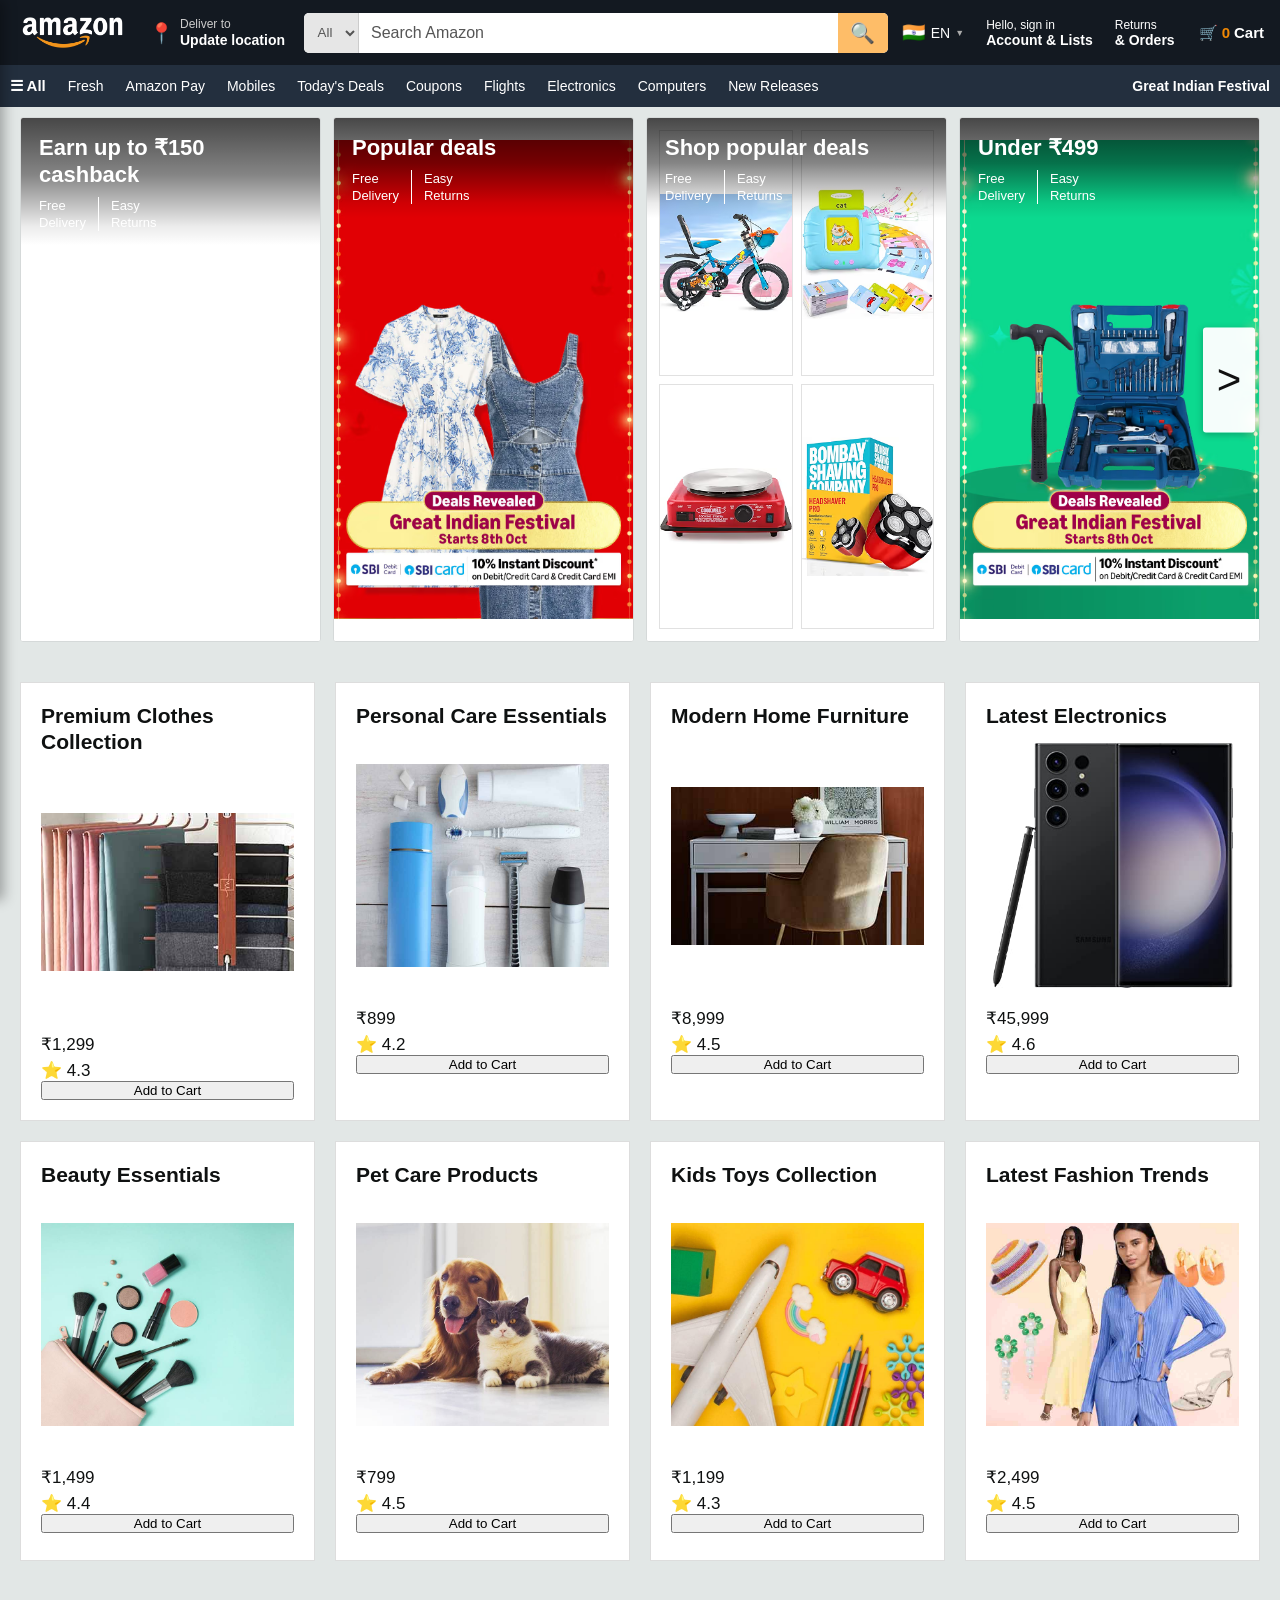
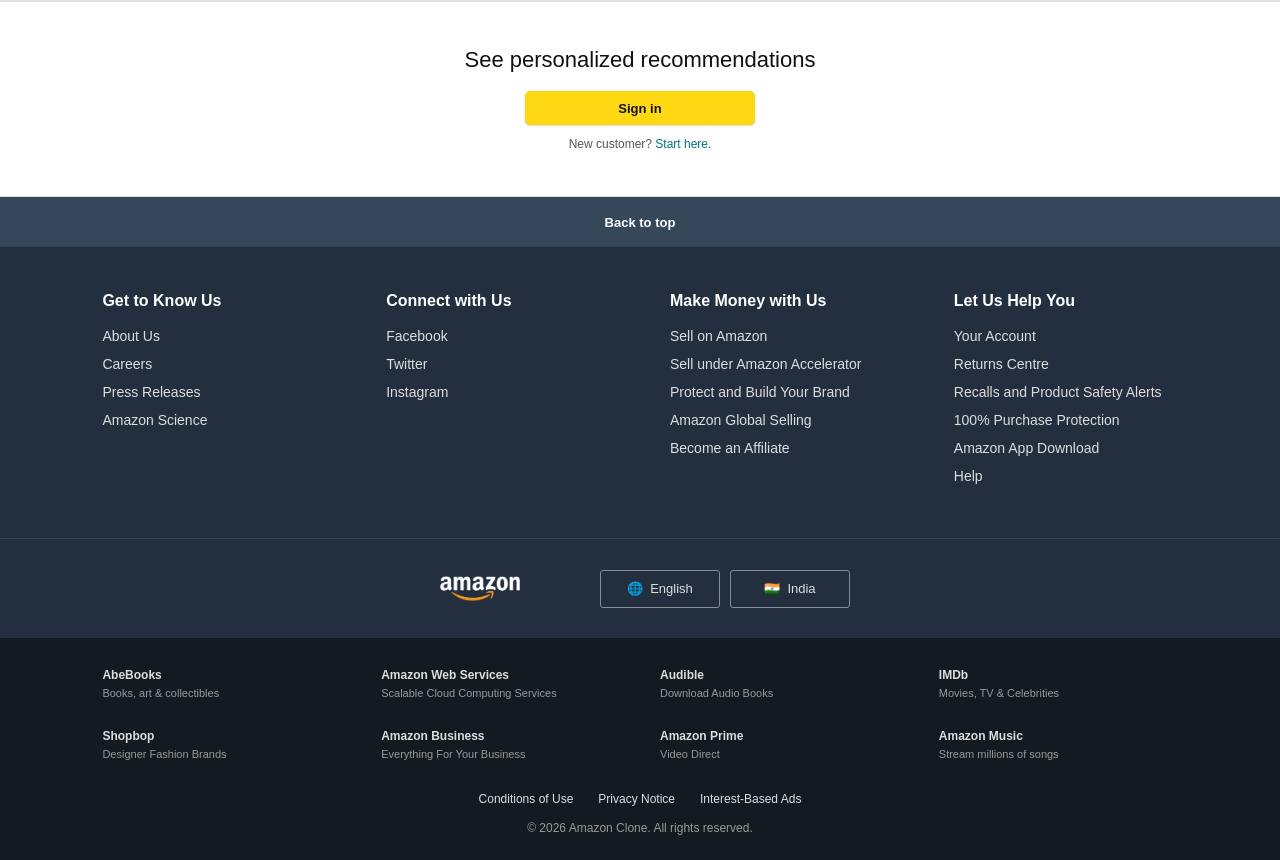
<file: index.html>
<!DOCTYPE html>
<html lang="en">

<head>

    <meta charset="UTF-8">

    <meta name="viewport" content="width=device-width, initial-scale=1.0">

    <title>Amazon Clone</title>

    <link rel="stylesheet" href="style.css">

</head>


<body>


<!-- =====================================================
     TOP NAVBAR
===================================================== -->

<header class="navbar">


    <!-- AMAZON LOGO -->

    <div class="nav-logo border">

        <a href="#">

            <img
                src="amazon_logo.png"
                alt="Amazon">

        </a>

    </div>


    <!-- LOCATION -->

    <div
        class="nav-address border"
        id="locationButton">

        <div class="address-icon">
            📍
        </div>

        <div class="location-content">

            <span class="add-first">
                Deliver to
            </span>

            <span
                class="add-second"
                id="locationText">

                India

            </span>

        </div>

    </div>


    <!-- SEARCH -->

    <div class="nav-search">


        <select class="search-select">

            <option>All</option>

            <option>Electronics</option>

            <option>Fashion</option>

            <option>Home</option>

            <option>Beauty</option>

            <option>Toys</option>

            <option>Pet Care</option>

        </select>


        <input
            type="text"
            id="searchInput"
            class="search-input"
            placeholder="Search Amazon">


        <button
            id="searchButton"
            class="search-icon">

            🔍

        </button>


    </div>


    <!-- LANGUAGE -->

    <div
        class="nav-language border"
        id="topLanguageButton">

        <span id="topCountryFlag">
            🇮🇳
        </span>

        <span id="topLanguageCode">
            EN
        </span>

        <span class="language-arrow">
            ▼
        </span>

    </div>


    <!-- ACCOUNT -->

    <div class="nav-signin border">

        <span>
            Hello, sign in
        </span>

        <strong>
            Account & Lists
        </strong>

    </div>


    <!-- RETURNS -->

    <div class="nav-returns border">

        <span>
            Returns
        </span>

        <strong>
            & Orders
        </strong>

    </div>


    <!-- CART -->

    <div
        class="nav-cart border"
        id="cartButton">

        🛒

        <span id="cartCount">
            0
        </span>

        <span>
            Cart
        </span>

    </div>


</header>



<!-- =====================================================
     LANGUAGE POPUP
===================================================== -->

<div class="language-popup" id="languagePopup">

    <div class="popup-title">

        <strong>
            Choose your language
        </strong>

        <a href="#">
            Learn more
        </a>

    </div>


    <!-- Languages will be added by JavaScript -->
    <div id="languageList"></div>


    <div class="popup-country-info">

        <span id="popupCountryFlag">
            🇮🇳
        </span>

        <strong id="popupCountryName">
            Amazon.in
        </strong>

    </div>


    <button
        type="button"
        class="change-country-button"
        id="changeCountryButton">

        Change country/region

    </button>

</div>



<!-- =====================================================
     SECOND NAVIGATION
===================================================== -->

<nav class="panel">

    <div class="panel-all">
        ☰ All
    </div>

    <a href="#" class="panel-link">
        Fresh
    </a>

    <a href="#" class="panel-link">
        Amazon Pay
    </a>

    <a href="#" class="panel-link">
        Mobiles
    </a>

    <a href="#" class="panel-link">
        Today's Deals
    </a>

    <a href="#" class="panel-link">
        Coupons
    </a>

    <a href="#" class="panel-link">
        Flights
    </a>

    <a href="#" class="panel-link">
        Electronics
    </a>

    <a href="#" class="panel-link">
        Computers
    </a>

    <a href="#" class="panel-link">
        New Releases
    </a>

    <div class="panel-deals">
        Great Indian Festival
    </div>

</nav>


<!-- =====================================================
     AMAZON ALL SIDEBAR
===================================================== -->

<div class="side-menu-overlay" id="sideMenuOverlay"></div>

<aside class="amazon-side-menu" id="amazonSideMenu">

    <div class="side-menu-header">

        <div class="side-menu-user">
            👤
            <span>Hello, sign in</span>
        </div>

        <button
            type="button"
            class="side-menu-close"
            id="sideMenuClose">
            ✕
        </button>

    </div>


    <div class="side-menu-section">

        <h3>Trending</h3>

        <a href="#">Best Sellers</a>
        <a href="#">New Releases</a>
        <a href="#">Movers and Shakers</a>

    </div>


    <div class="side-menu-section">

        <h3>Digital Content & Devices</h3>

        <a href="#">Echo & Alexa</a>
        <a href="#">Fire TV</a>
        <a href="#">Kindle E-readers & Books</a>
        <a href="#">Audible Audiobooks</a>

    </div>


    <div class="side-menu-section">

        <h3>Shop by Category</h3>

        <a href="#">Mobiles</a>
        <a href="#">Computers</a>
        <a href="#">Electronics</a>
        <a href="#">Fashion</a>
        <a href="#">Home & Kitchen</a>
        <a href="#">Beauty</a>
        <a href="#">Toys</a>
        <a href="#">Pet Care</a>

    </div>


    <div class="side-menu-section">

        <h3>Programs & Features</h3>

        <a href="#">Amazon Pay</a>
        <a href="#">Today's Deals</a>
        <a href="#">Coupons</a>
        <a href="#">Flights</a>

    </div>


    <div class="side-menu-section">

        <h3>Help & Settings</h3>

        <a href="#">Your Account</a>
        <a href="#">Customer Service</a>
        <a href="#">Sign in</a>

    </div>

</aside>

<!-- =====================================================
     ACCOUNT & LISTS POPUP
===================================================== -->

<div
    class="account-popup"
    id="accountPopup">

    <div class="account-signin-area">

        <button
            type="button"
            class="account-signin-button"
            id="accountSignInButton">

            Sign in

        </button>

        <p>
            New customer?
            <a
                href="https://www.amazon.in/ap/register"
                target="_blank">
                Start here.
            </a>
        </p>

    </div>


    <div class="account-columns">


        <!-- YOUR LISTS -->

        <div class="account-column">

            <h3>
                Your Lists
            </h3>

            <a href="#">Create a Wish List</a>

            <a href="#">Wish from Any Website</a>

            <a href="#">Baby Wishlist</a>

            <a href="#">Discover Your Style</a>

            <a href="#">Explore Showroom</a>

        </div>


        <!-- YOUR ACCOUNT -->

        <div class="account-column">

            <h3>
                Your Account
            </h3>

            <a href="#">Your Account</a>

            <a href="cart.html">
                Your Orders
            </a>

            <a href="#">Your Wish List</a>

            <a href="#">Keep shopping for</a>

            <a href="#">
                Your Recommendations
            </a>

            <a href="#">
                Your Prime Membership
            </a>

            <a href="#">
                Your Prime Video
            </a>

            <a href="#">
                Your Subscribe & Save Items
            </a>

            <a href="#">
                Memberships & Subscriptions
            </a>

            <a href="#">
                Your Seller Account
            </a>

            <a href="#">
                Manage Your Content and Devices
            </a>

            <a href="#">
                Your Music Library
            </a>

            <a href="#">
                Register for a free Business Account
            </a>

        </div>

    </div>

</div>


<!-- =========================================================
     GREAT INDIAN FESTIVAL DEAL CAROUSEL
========================================================= -->

<section class="festival-section">

    <div class="deal-carousel-wrapper">

        <!-- LEFT ARROW -->
        <button
            class="deal-arrow deal-prev"
            id="dealPrev"
            aria-label="Previous deals"
            type="button"
        >
            &lt;
        </button>


        <!-- DEAL CAROUSEL -->
        <div class="deal-carousel" id="dealCarousel">


            <!-- =================================================
                 DEAL 1
            ================================================== -->

            <div class="deal-card">

                <div class="deal-card-top">

                    <h2>Earn up to ₹150 cashback</h2>

                    <div class="deal-benefits">
                        <span>Free<br>Delivery</span>
                        <span>Easy<br>Returns</span>
                    </div>

                </div>

                <div class="deal-image-wrapper">

                    <video
                        class="deal-main-media"
                        src="deal1.mp4"
                        autoplay
                        muted
                        loop
                        playsinline
                    ></video>

                </div>

            </div>


            <!-- =================================================
                 DEAL 2
            ================================================== -->

            <div class="deal-card">

                <div class="deal-card-top">

                    <h2>Popular deals</h2>

                    <div class="deal-benefits">
                        <span>Free<br>Delivery</span>
                        <span>Easy<br>Returns</span>
                    </div>

                </div>

                <div class="deal-image-wrapper">

                    <img
                        class="deal-main-media"
                        src="deal2.jpg"
                        alt="Popular deals"
                    >

                </div>

            </div>


            <!-- =================================================
                 DEAL 3 - FOUR IMAGE CARD
            ================================================== -->

            <div class="deal-card four-image-card">

                <div class="deal-card-top">

                    <h2>Shop popular deals</h2>

                    <div class="deal-benefits">
                        <span>Free<br>Delivery</span>
                        <span>Easy<br>Returns</span>
                    </div>

                </div>


                <div class="four-image-grid">

                    <div class="four-image-item">

                        <img
                            src="deal3_1.jpg"
                            alt="Bicycle deal"
                        >

                    </div>


                    <div class="four-image-item">

                        <img
                            src="deal3_2.jpg"
                            alt="Baby products deal"
                        >

                    </div>


                    <div class="four-image-item">

                        <img
                            src="deal3_3.jpg"
                            alt="Kitchen appliance deal"
                        >

                    </div>


                    <div class="four-image-item">

                        <img
                            src="deal3_4.jpg"
                            alt="Shaving products deal"
                        >

                    </div>

                </div>

            </div>


            <!-- =================================================
                 DEAL 4
            ================================================== -->

            <div class="deal-card">

                <div class="deal-card-top">

                    <h2>Under ₹499</h2>

                    <div class="deal-benefits">
                        <span>Free<br>Delivery</span>
                        <span>Easy<br>Returns</span>
                    </div>

                </div>

                <div class="deal-image-wrapper">

                    <img
                        class="deal-main-media"
                        src="deal4.jpg"
                        alt="Deals under 499"
                    >

                </div>

            </div>


            <!-- =================================================
                 DEAL 5
            ================================================== -->

            <div class="deal-card">

                <div class="deal-card-top">

                    <h2>Starting ₹299</h2>

                    <div class="deal-benefits">
                        <span>Free<br>Delivery</span>
                        <span>Easy<br>Returns</span>
                    </div>

                </div>

                <div class="deal-image-wrapper">

                    <img
                        class="deal-main-media"
                        src="deal5.jpg"
                        alt="Deals starting 299"
                    >

                </div>

            </div>


            <!-- =================================================
                 DEAL 6
            ================================================== -->

            <div class="deal-card">

                <div class="deal-card-top">

                    <h2>Under ₹399</h2>

                    <div class="deal-benefits">
                        <span>Free<br>Delivery</span>
                        <span>Easy<br>Returns</span>
                    </div>

                </div>

                <div class="deal-image-wrapper">

                    <img
                        class="deal-main-media"
                        src="deal6.jpg"
                        alt="Deals under 399"
                    >

                </div>

            </div>


            <!-- =================================================
                 DEAL 7
            ================================================== -->

            <div class="deal-card">

                <div class="deal-card-top">

                    <h2>Fashion deals</h2>

                    <div class="deal-benefits">
                        <span>Free<br>Delivery</span>
                        <span>Easy<br>Returns</span>
                    </div>

                </div>

                <div class="deal-image-wrapper">

                    <img
                        class="deal-main-media"
                        src="deal7.jpg"
                        alt="Fashion deals"
                    >

                </div>

            </div>


            <!-- =================================================
                 DEAL 8
            ================================================== -->

            <div class="deal-card">

                <div class="deal-card-top">

                    <h2>Best offers</h2>

                    <div class="deal-benefits">
                        <span>Free<br>Delivery</span>
                        <span>Easy<br>Returns</span>
                    </div>

                </div>

                <div class="deal-image-wrapper">

                    <img
                        class="deal-main-media"
                        src="deal8.jpg"
                        alt="Best offers"
                    >

                </div>

            </div>


            <!-- =================================================
                 DEAL 9
            ================================================== -->

            <div class="deal-card">

                <div class="deal-card-top">

                    <h2>Great deals on essentials</h2>

                    <div class="deal-benefits">
                        <span>Free<br>Delivery</span>
                        <span>Easy<br>Returns</span>
                    </div>

                </div>

                <div class="deal-image-wrapper">

                    <img
                        class="deal-main-media"
                        src="deal9.jpg"
                        alt="Essentials deals"
                    >

                </div>

            </div>


            <!-- =================================================
                 DEAL 10
            ================================================== -->

            <div class="deal-card">

                <div class="deal-card-top">

                    <h2>Latest offers</h2>

                    <div class="deal-benefits">
                        <span>Free<br>Delivery</span>
                        <span>Easy<br>Returns</span>
                    </div>

                </div>

                <div class="deal-image-wrapper">

                    <img
                        class="deal-main-media"
                        src="deal10.jpg"
                        alt="Latest offers"
                    >

                </div>

            </div>


            <!-- =================================================
                 DEAL 11
            ================================================== -->

            <div class="deal-card">

                <div class="deal-card-top">

                    <h2>Top picks</h2>

                    <div class="deal-benefits">
                        <span>Free<br>Delivery</span>
                        <span>Easy<br>Returns</span>
                    </div>

                </div>

                <div class="deal-image-wrapper">

                    <img
                        class="deal-main-media"
                        src="deal11.jpg"
                        alt="Top picks"
                    >

                </div>

            </div>


            <!-- =================================================
                 DEAL 12
            ================================================== -->

            <div class="deal-card">

                <div class="deal-card-top">

                    <h2>Limited time deals</h2>

                    <div class="deal-benefits">
                        <span>Free<br>Delivery</span>
                        <span>Easy<br>Returns</span>
                    </div>

                </div>

                <div class="deal-image-wrapper">

                    <img
                        class="deal-main-media"
                        src="deal12.jpg"
                        alt="Limited time deals"
                    >

                </div>

            </div>


        </div>


        <!-- RIGHT ARROW -->
        <button
            class="deal-arrow deal-next"
            id="dealNext"
            aria-label="Next deals"
            type="button"
        >
            &gt;
        </button>

    </div>

</section>

<!-- =====================================================
     EXISTING 8 PRODUCT BOXES
===================================================== -->

<main>


    <section class="shop-section">


        <!-- BOX 1 -->

        <div class="box">

            <div class="box-content">

                <h2>
                    Premium Clothes Collection
                </h2>

                <div
                    class="box-img"
                    style="background-image: url('box1_image.jpg');">
                </div>

                <p>
                    ₹1,299
                </p>

                <p class="rating">
                    ⭐ 4.3
                </p>

                <p>
                    See more
                </p>

            </div>

        </div>



        <!-- BOX 2 -->

        <div class="box">

            <div class="box-content">

                <h2>
                    Personal Care Essentials
                </h2>

                <div
                    class="box-img"
                    style="background-image: url('box2_image.jpg');">
                </div>

                <p>
                    ₹899
                </p>

                <p class="rating">
                    ⭐ 4.2
                </p>

                <p>
                    See more
                </p>

            </div>

        </div>



        <!-- BOX 3 -->

        <div class="box">

            <div class="box-content">

                <h2>
                    Modern Home Furniture
                </h2>

                <div
                    class="box-img"
                    style="background-image: url('box3_image.jpg');">
                </div>

                <p>
                    ₹8,999
                </p>

                <p class="rating">
                    ⭐ 4.5
                </p>

                <p>
                    See more
                </p>

            </div>

        </div>



        <!-- BOX 4 -->

        <div class="box">

            <div class="box-content">

                <h2>
                    Latest Electronics
                </h2>

                <div
                    class="box-img"
                    style="background-image: url('box4_image.jpg');">
                </div>

                <p>
                    ₹45,999
                </p>

                <p class="rating">
                    ⭐ 4.6
                </p>

                <p>
                    See more
                </p>

            </div>

        </div>



        <!-- BOX 5 -->

        <div class="box">

            <div class="box-content">

                <h2>
                    Beauty Essentials
                </h2>

                <div
                    class="box-img"
                    style="background-image: url('box5_image.jpg');">
                </div>

                <p>
                    ₹1,499
                </p>

                <p class="rating">
                    ⭐ 4.4
                </p>

                <p>
                    See more
                </p>

            </div>

        </div>



        <!-- BOX 6 -->

        <div class="box">

            <div class="box-content">

                <h2>
                    Pet Care Products
                </h2>

                <div
                    class="box-img"
                    style="background-image: url('box6_image.jpg');">
                </div>

                <p>
                    ₹799
                </p>

                <p class="rating">
                    ⭐ 4.5
                </p>

                <p>
                    See more
                </p>

            </div>

        </div>



        <!-- BOX 7 -->

        <div class="box">

            <div class="box-content">

                <h2>
                    Kids Toys Collection
                </h2>

                <div
                    class="box-img"
                    style="background-image: url('box7_image.jpg');">
                </div>

                <p>
                    ₹1,199
                </p>

                <p class="rating">
                    ⭐ 4.3
                </p>

                <p>
                    See more
                </p>

            </div>

        </div>



        <!-- BOX 8 -->

        <div class="box">

            <div class="box-content">

                <h2>
                    Latest Fashion Trends
                </h2>

                <div
                    class="box-img"
                    style="background-image: url('box8_image.jpg');">
                </div>

                <p>
                    ₹2,499
                </p>

                <p class="rating">
                    ⭐ 4.5
                </p>

                <p>
                    See more
                </p>

            </div>

        </div>


    </section>



    <!-- =================================================
         PERSONALIZED RECOMMENDATION
    ================================================== -->

    <section class="recommendation-section">

        <h2>
            See personalized recommendations
        </h2>

        <a
            href="#"
            class="signin-button">

            Sign in

        </a>

        <p>
            New customer?
            <a href="#">
                Start here.
            </a>
        </p>

    </section>


</main>



<!-- =====================================================
     BACK TO TOP
===================================================== -->

<div class="back-to-top">

    <a href="#">
        Back to top
    </a>

</div>



<!-- =====================================================
     FOOTER
===================================================== -->

<footer>


    <!-- FOOTER MAIN -->

    <div class="footer-main">


        <!-- COLUMN 1 -->

        <div class="footer-column">

            <h3>
                Get to Know Us
            </h3>

            <a href="#">
                About Us
            </a>

            <a href="#">
                Careers
            </a>

            <a href="#">
                Press Releases
            </a>

            <a href="#">
                Amazon Science
            </a>

        </div>



        <!-- COLUMN 2 -->

        <div class="footer-column">

            <h3>
                Connect with Us
            </h3>

            <a href="#">
                Facebook
            </a>

            <a href="#">
                Twitter
            </a>

            <a href="#">
                Instagram
            </a>

        </div>



        <!-- COLUMN 3 -->

        <div class="footer-column">

            <h3>
                Make Money with Us
            </h3>

            <a href="#">
                Sell on Amazon
            </a>

            <a href="#">
                Sell under Amazon Accelerator
            </a>

            <a href="#">
                Protect and Build Your Brand
            </a>

            <a href="#">
                Amazon Global Selling
            </a>

            <a href="#">
                Become an Affiliate
            </a>

        </div>



        <!-- COLUMN 4 -->

        <div class="footer-column">

            <h3>
                Let Us Help You
            </h3>

            <a href="#">
                Your Account
            </a>

            <a href="#">
                Returns Centre
            </a>

            <a href="#">
                Recalls and Product Safety Alerts
            </a>

            <a href="#">
                100% Purchase Protection
            </a>

            <a href="#">
                Amazon App Download
            </a>

            <a href="#">
                Help
            </a>

        </div>


    </div>


<!-- =================================================
     FOOTER MIDDLE
================================================== -->

<div class="footer-middle">


    <a href="#">

        <img
            src="amazon_logo.png"
            alt="Amazon"
            class="footer-logo">

    </a>


    <div class="footer-options">


        <!-- LANGUAGE -->

        <button
            class="footer-selector"
            id="footerLanguageButton">

            🌐

            <span id="footerLanguageName">
                English
            </span>

        </button>


        <!-- COUNTRY -->

        <button
            class="footer-selector"
            id="footerCountryButton">

            <span id="footerCountryFlag">
                🇮🇳
            </span>

            <span id="footerCountryName">
                India
            </span>

        </button>


    </div>


</div>


<!-- =================================================
     FOOTER LANGUAGE POPUP
================================================== -->

<div
    class="footer-language-popup"
    id="footerLanguagePopup">

    <div class="popup-title">

        <strong>
            Choose your language
        </strong>

    </div>


    <!-- Languages will be added by JavaScript -->
    <div id="footerLanguageList"></div>

</div>


    <!-- =================================================
         COUNTRY POPUP
    ================================================== -->

    <div
        class="country-popup"
        id="countryPopup">


        <div class="popup-title">

            <strong>
                Choose your country
            </strong>

        </div>


        <div class="country-item">

            <span class="country-flag">
                🇮🇳
            </span>

            <span>
                India
            </span>

        </div>


        <div class="country-item">

            <span class="country-flag">
                🇺🇸
            </span>

            <span>
                United States
            </span>

        </div>


        <div class="country-item">

            <span class="country-flag">
                🇬🇧
            </span>

            <span>
                United Kingdom
            </span>

        </div>


        <div class="country-item">

            <span class="country-flag">
                🇩🇪
            </span>

            <span>
                Germany
            </span>

        </div>


        <div class="country-item">

            <span class="country-flag">
                🇯🇵
            </span>

            <span>
                Japan
            </span>

        </div>


        <div class="country-item">

            <span class="country-flag">
                🇦🇪
            </span>

            <span>
                United Arab Emirates
            </span>

        </div>


    </div>



    <!-- =================================================
         FOOTER BOTTOM
    ================================================== -->

    <div class="footer-bottom">


        <div class="footer-services">


            <div class="service-column">

                <a href="#">

                    <strong>
                        AbeBooks
                    </strong>

                    <span>
                        Books, art
                        & collectibles
                    </span>

                </a>

            </div>


            <div class="service-column">

                <a href="#">

                    <strong>
                        Amazon Web Services
                    </strong>

                    <span>
                        Scalable Cloud
                        Computing Services
                    </span>

                </a>

            </div>


            <div class="service-column">

                <a href="#">

                    <strong>
                        Audible
                    </strong>

                    <span>
                        Download
                        Audio Books
                    </span>

                </a>

            </div>


            <div class="service-column">

                <a href="#">

                    <strong>
                        IMDb
                    </strong>

                    <span>
                        Movies, TV
                        & Celebrities
                    </span>

                </a>

            </div>


            <div class="service-column">

                <a href="#">

                    <strong>
                        Shopbop
                    </strong>

                    <span>
                        Designer
                        Fashion Brands
                    </span>

                </a>

            </div>


            <div class="service-column">

                <a href="#">

                    <strong>
                        Amazon Business
                    </strong>

                    <span>
                        Everything For
                        Your Business
                    </span>

                </a>

            </div>


            <div class="service-column">

                <a href="#">

                    <strong>
                        Amazon Prime
                    </strong>

                    <span>
                        Video Direct
                    </span>

                </a>

            </div>


            <div class="service-column">

                <a href="#">

                    <strong>
                        Amazon Music
                    </strong>

                    <span>
                        Stream millions
                        of songs
                    </span>

                </a>

            </div>


        </div>



        <!-- LEGAL LINKS -->

        <div class="footer-legal">

            <a href="#">
                Conditions of Use
            </a>

            <a href="#">
                Privacy Notice
            </a>

            <a href="#">
                Interest-Based Ads
            </a>

        </div>


        <!-- COPYRIGHT -->

        <div class="copyright">

            © 2026 Amazon Clone.
            All rights reserved.

        </div>


    </div>


</footer>



<!-- =====================================================
     JAVASCRIPT
===================================================== -->

<script src="script.js"></script>


</body>

</html>
</file>
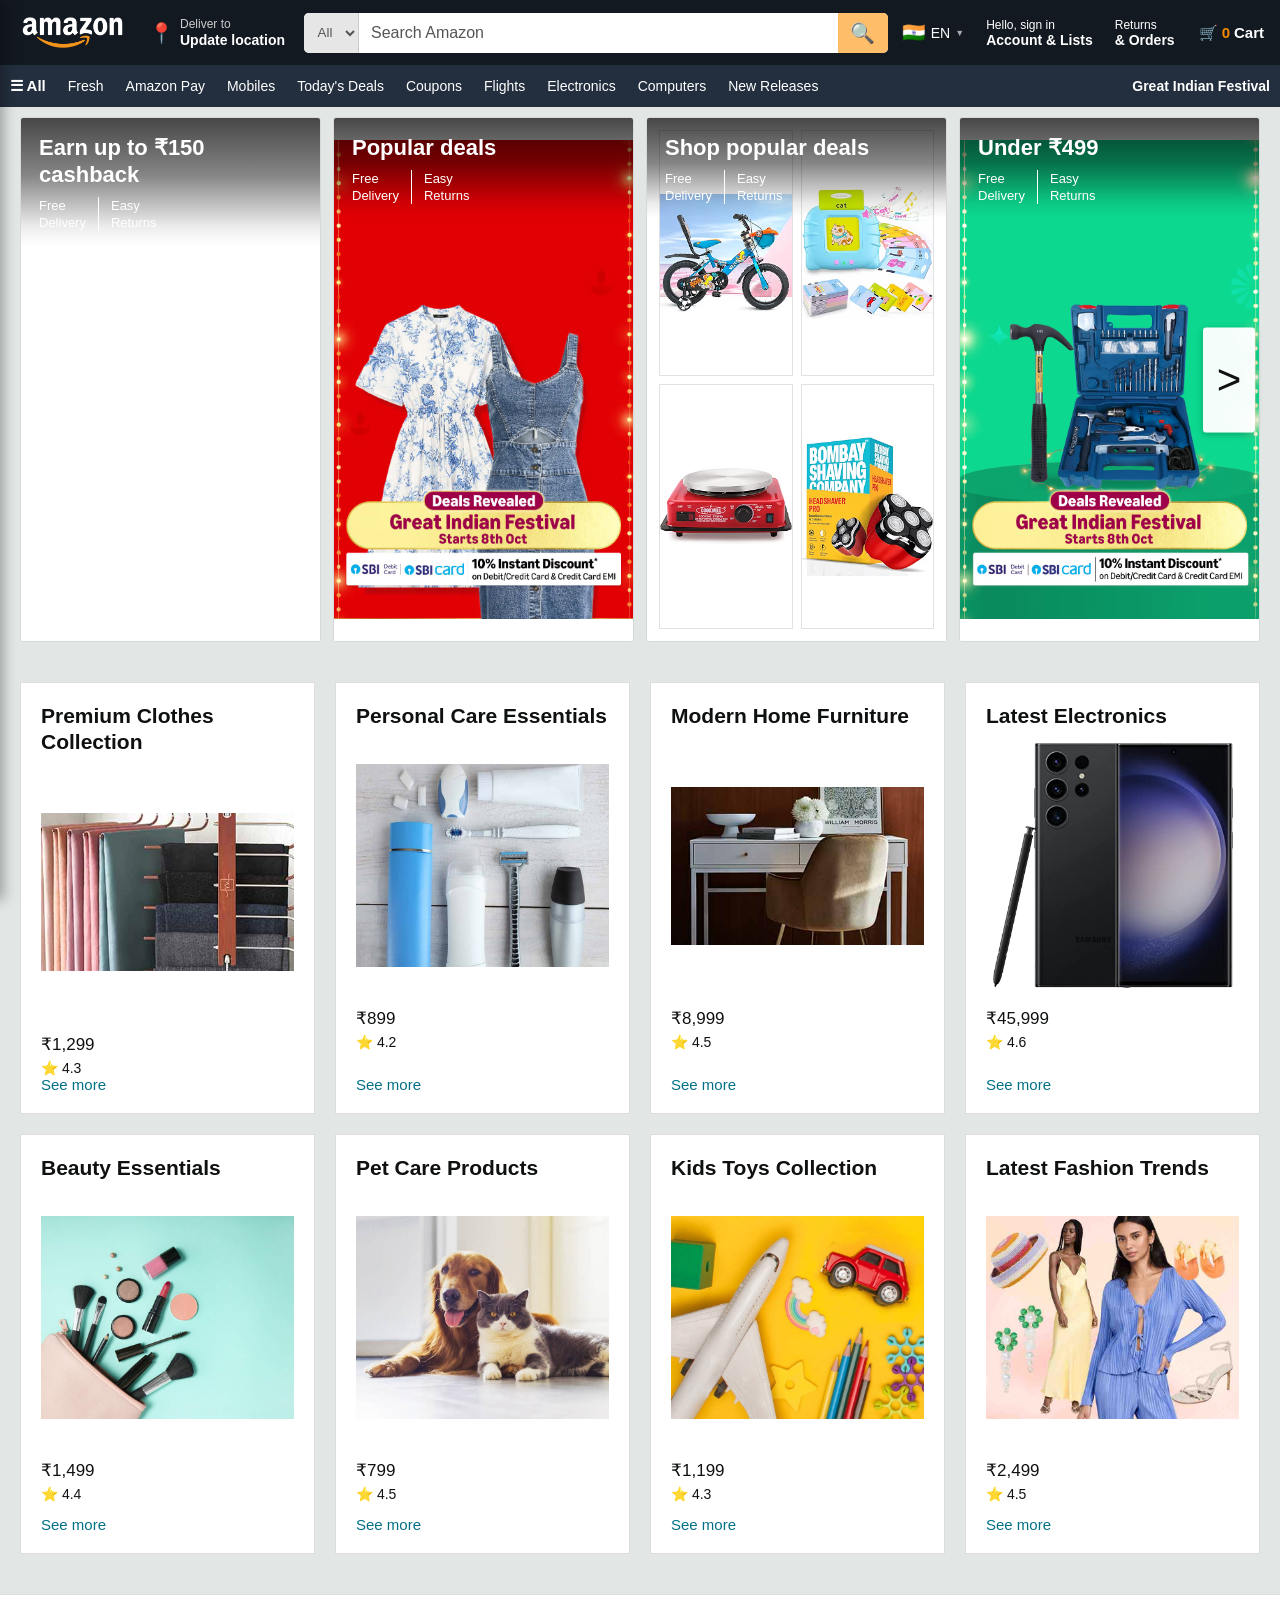
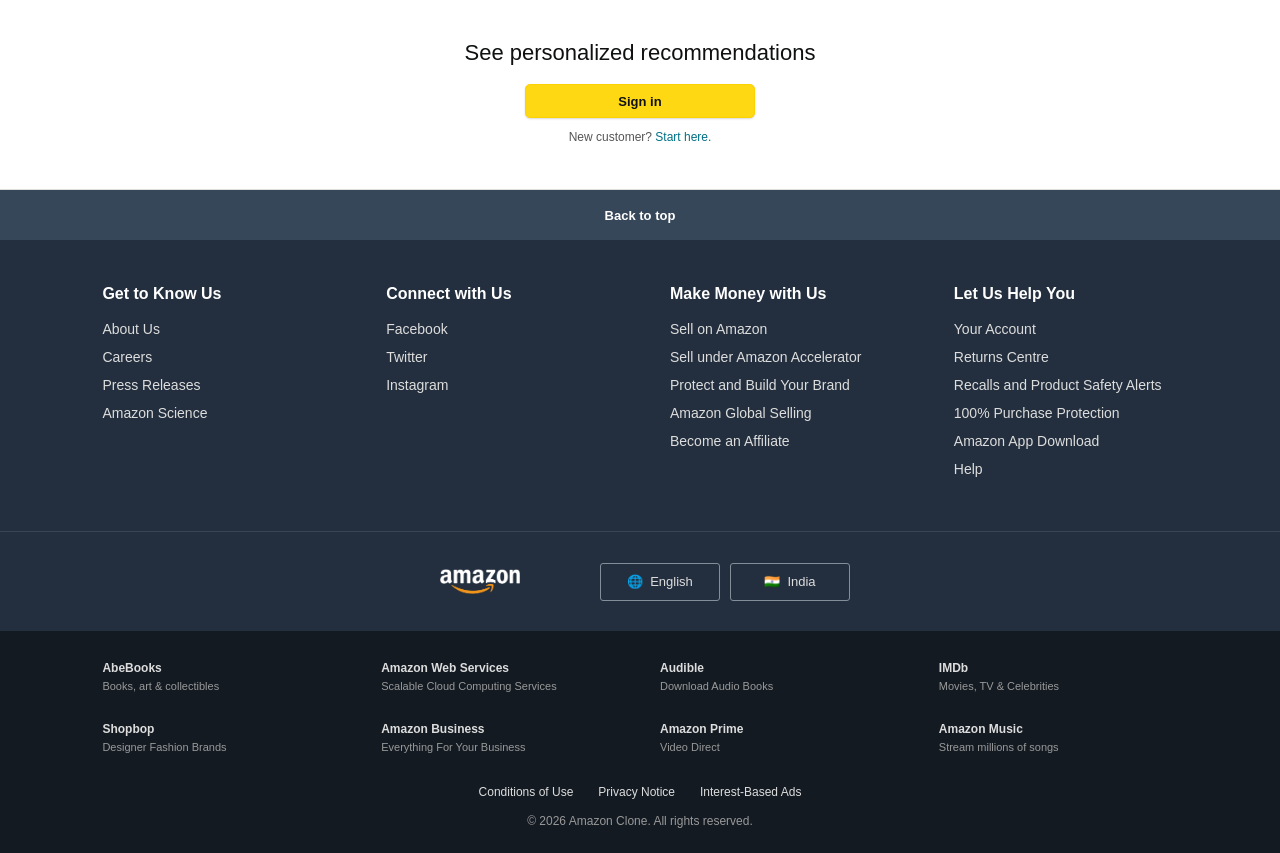
<file: frontend/index.html>
<!DOCTYPE html>
<html lang="en">

<head>

    <meta charset="UTF-8">

    <meta name="viewport" content="width=device-width, initial-scale=1.0">

    <title>Amazon Clone</title>

    <link rel="stylesheet" href="style.css">

</head>


<body>


<!-- =====================================================
     TOP NAVBAR
===================================================== -->

<header class="navbar">


    <!-- AMAZON LOGO -->

    <div class="nav-logo border">

        <a href="#">

            <img
                src="amazon_logo.png"
                alt="Amazon">

        </a>

    </div>


    <!-- LOCATION -->

    <div
        class="nav-address border"
        id="locationButton">

        <div class="address-icon">
            📍
        </div>

        <div class="location-content">

            <span class="add-first">
                Deliver to
            </span>

            <span
                class="add-second"
                id="locationText">

                India

            </span>

        </div>

    </div>


    <!-- SEARCH -->

    <div class="nav-search">


        <select class="search-select">

            <option>All</option>

            <option>Electronics</option>

            <option>Fashion</option>

            <option>Home</option>

            <option>Beauty</option>

            <option>Toys</option>

            <option>Pet Care</option>

        </select>


        <input
            type="text"
            id="searchInput"
            class="search-input"
            placeholder="Search Amazon">


        <button
            id="searchButton"
            class="search-icon">

            🔍

        </button>


    </div>


    <!-- LANGUAGE -->

    <div
        class="nav-language border"
        id="topLanguageButton">

        <span id="topCountryFlag">
            🇮🇳
        </span>

        <span id="topLanguageCode">
            EN
        </span>

        <span class="language-arrow">
            ▼
        </span>

    </div>


    <!-- ACCOUNT -->

    <div class="nav-signin border">

        <span>
            Hello, sign in
        </span>

        <strong>
            Account & Lists
        </strong>

    </div>


    <!-- RETURNS -->

    <div class="nav-returns border">

        <span>
            Returns
        </span>

        <strong>
            & Orders
        </strong>

    </div>


    <!-- CART -->

    <div
        class="nav-cart border"
        id="cartButton">

        🛒

        <span id="cartCount">
            0
        </span>

        <span>
            Cart
        </span>

    </div>


</header>



<!-- =====================================================
     LANGUAGE POPUP
===================================================== -->

<div class="language-popup" id="languagePopup">

    <div class="popup-title">

        <strong>
            Choose your language
        </strong>

        <a href="#">
            Learn more
        </a>

    </div>


    <!-- Languages will be added by JavaScript -->
    <div id="languageList"></div>


    <div class="popup-country-info">

        <span id="popupCountryFlag">
            🇮🇳
        </span>

        <strong id="popupCountryName">
            Amazon.in
        </strong>

    </div>


    <button
        type="button"
        class="change-country-button"
        id="changeCountryButton">

        Change country/region

    </button>

</div>



<!-- =====================================================
     SECOND NAVIGATION
===================================================== -->

<nav class="panel">

    <div class="panel-all">
        ☰ All
    </div>

    <a href="#" class="panel-link">
        Fresh
    </a>

    <a href="#" class="panel-link">
        Amazon Pay
    </a>

    <a href="#" class="panel-link">
        Mobiles
    </a>

    <a href="#" class="panel-link">
        Today's Deals
    </a>

    <a href="#" class="panel-link">
        Coupons
    </a>

    <a href="#" class="panel-link">
        Flights
    </a>

    <a href="#" class="panel-link">
        Electronics
    </a>

    <a href="#" class="panel-link">
        Computers
    </a>

    <a href="#" class="panel-link">
        New Releases
    </a>

    <div class="panel-deals">
        Great Indian Festival
    </div>

</nav>


<!-- =====================================================
     AMAZON ALL SIDEBAR
===================================================== -->

<div class="side-menu-overlay" id="sideMenuOverlay"></div>
<aside class="amazon-side-menu" id="amazonSideMenu" aria-label="Main menu">
  <div class="side-menu-header">
    <div class="side-menu-user">👤 <span id="sideMenuGreeting">Hello, sign in</span></div>
    <button type="button" class="side-menu-close" id="sideMenuClose" aria-label="Close menu">✕</button>
  </div>
  <div class="side-menu-main" id="sideMenuMain">
    <section class="side-menu-section">
      <h3>Trending</h3>
      <a href="#" data-menu-action="Bestsellers">Bestsellers</a>
      <a href="#" data-menu-action="New Releases">New Releases</a>
    </section>
    <section class="side-menu-section">
      <h3>Digital Content and Devices</h3>
      <div class="side-expand-group" data-expand-group="digital">
        <a href="#" data-menu-action="Echo & Alexa" class="side-submenu-link">Echo &amp; Alexa <span>›</span></a>
        <a href="#" data-menu-action="Fire TV" class="side-submenu-link">Fire TV <span>›</span></a>
        <a href="#" data-menu-action="Kindle E-Readers & eBooks" class="side-submenu-link">Kindle E-Readers &amp; eBooks <span>›</span></a>
        <a href="#" data-menu-action="Audible Audiobooks" class="side-submenu-link">Audible Audiobooks <span>›</span></a>
        <a href="#" data-menu-action="Amazon Prime Video" class="side-submenu-link">Amazon Prime Video <span>›</span></a>
        <a href="#" data-menu-action="Amazon Music" class="side-submenu-link">Amazon Music <span>›</span></a>
      </div>
    </section>
    <section class="side-menu-section">
      <h3>Shop by Category</h3>
      <div class="side-expand-group" data-expand-group="categories">
        <a href="#" data-menu-action="Mobiles, Tablets & More">Mobiles, Tablets &amp; More</a>
        <a href="#" data-menu-action="TV, Audio & Cameras">TV, Audio &amp; Cameras</a>
        <a href="#" data-menu-action="Men's Clothing">Men's Clothing</a>
        <a href="#" data-menu-action="Women's Clothing">Women's Clothing</a>
        <div class="side-extra-items" hidden>
          <a href="#" data-menu-action="Home & Kitchen">Home &amp; Kitchen</a>
          <a href="#" data-menu-action="Beauty & Health">Beauty &amp; Health</a>
          <a href="#" data-menu-action="Sports & Fitness">Sports, Fitness, Bags, Luggage</a>
          <a href="#" data-menu-action="Toys & Baby Products">Toys, Baby Products, Kids' Fashion</a>
          <a href="#" data-menu-action="Car & Motorbike">Car, Motorbike, Industrial</a>
          <a href="#" data-menu-action="Books">Books</a>
          <a href="#" data-menu-action="Movies & TV Shows">Movies, Music &amp; Video Games</a>
        </div>
      </div>
      <button class="side-see-toggle" type="button" data-toggle-extra="categories">See all <span>⌄</span></button>
    </section>
    <section class="side-menu-section">
      <h3>Programs &amp; Features</h3>
      <div class="side-expand-group" data-expand-group="programs">
        <a href="#" data-menu-action="Gift Cards & Mobile Recharges">Gift Cards &amp; Mobile Recharges</a>
        <div class="side-extra-items" hidden>
          <a href="#" data-menu-action="Amazon Launchpad">Amazon Launchpad</a>
          <a href="#" data-menu-action="Amazon Business">Amazon Business</a>
          <a href="#" data-menu-action="Handloom and Handicrafts">Handloom and Handicrafts</a>
          <a href="#" data-menu-action="Amazon Saheli">Amazon Saheli</a>
          <a href="#" data-menu-action="Amazon Custom">Amazon Custom</a>
          <a href="#" data-menu-action="Flight Tickets">Flight Tickets</a>
          <a href="#" data-menu-action="Buy more, Save more">Buy more, Save more</a>
          <a href="#" data-menu-action="Clearance store">Clearance store</a>
          <a href="#" data-menu-action="International Brands">International Brands</a>
          <a href="#" data-menu-action="Gift Cards">Gift Cards</a>
        </div>
      </div>
      <button class="side-see-toggle" type="button" data-toggle-extra="programs">See all <span>⌄</span></button>
    </section>
    <section class="side-menu-section">
      <h3>Help &amp; Settings</h3>
      <a href="#" data-menu-action="Customer Service">Customer Service</a>
      <a href="#" data-menu-action="your-account">Your Account</a>
      <a href="#" id="sideMenuSignOut">Sign Out</a>
    </section>
  </div>
  <div class="side-submenu-panel" id="sideSubmenuPanel" hidden>
    <button type="button" id="sideSubmenuBack">‹ &nbsp; Main menu</button>
    <p class="side-submenu-browse">Browse all categories</p>
    <p class="side-submenu-greeting" id="sideSubmenuGreeting">Hello, sign in</p>
    <h3 id="sideSubmenuTitle"></h3>
    <div id="sideSubmenuLinks"></div>
  </div>
</aside>

<!-- =====================================================
     ACCOUNT & LISTS POPUP
===================================================== -->

<div class="account-popup account-signin-area" id="accountPopup" aria-hidden="true">
  <div class="account-popup-arrow"></div>
  <div id="loggedOutSection">
    <button type="button" class="account-signin-button" id="accountSignInButton">Sign in</button>
    <p class="account-new-customer">New customer? <a href="signup.html">Start here.</a></p>
  </div>
  <div id="loggedInSection" hidden>
    <div class="account-popup-greeting">Hello, <strong id="accountUserName"></strong></div>
    <div class="account-popup-columns">
      <section><h3>Your Lists</h3>
        <a href="#" data-menu-action="wishlist-create">Create a Wish List</a>
        <a href="#" data-menu-action="wishlist-website">Wish from Any Website</a>
      </section>
      <section><h3>Your Account</h3>
        <a href="#" data-menu-action="switch-account">Switch Accounts</a>
        <a href="#" id="accountLogoutButton">Sign Out</a>
        <hr>
        <a href="#" data-menu-action="your-account">Your Account</a>
        <a href="#" data-menu-action="orders">Your Orders</a>
        <a href="#" data-menu-action="wishlist">Your Wish List</a>
      </section>
    </div>
  </div>
</div>

<!-- =========================================================
     GREAT INDIAN FESTIVAL DEAL CAROUSEL
========================================================= -->

<section class="festival-section">

    <div class="deal-carousel-wrapper">

        <!-- LEFT ARROW -->
        <button
            class="deal-arrow deal-prev"
            id="dealPrev"
            aria-label="Previous deals"
            type="button"
        >
            &lt;
        </button>


        <!-- DEAL CAROUSEL -->
        <div class="deal-carousel" id="dealCarousel">


            <!-- =================================================
                 DEAL 1
            ================================================== -->

            <div class="deal-card">

                <div class="deal-card-top">

                    <h2>Earn up to ₹150 cashback</h2>

                    <div class="deal-benefits">
                        <span>Free<br>Delivery</span>
                        <span>Easy<br>Returns</span>
                    </div>

                </div>

                <div class="deal-image-wrapper">

                    <video
                        class="deal-main-media"
                        src="deal1.mp4"
                        autoplay
                        muted
                        loop
                        playsinline
                    ></video>

                </div>

            </div>


            <!-- =================================================
                 DEAL 2
            ================================================== -->

            <div class="deal-card">

                <div class="deal-card-top">

                    <h2>Popular deals</h2>

                    <div class="deal-benefits">
                        <span>Free<br>Delivery</span>
                        <span>Easy<br>Returns</span>
                    </div>

                </div>

                <div class="deal-image-wrapper">

                    <img
                        class="deal-main-media"
                        src="deal2.jpg"
                        alt="Popular deals"
                    >

                </div>

            </div>


            <!-- =================================================
                 DEAL 3 - FOUR IMAGE CARD
            ================================================== -->

            <div class="deal-card four-image-card">

                <div class="deal-card-top">

                    <h2>Shop popular deals</h2>

                    <div class="deal-benefits">
                        <span>Free<br>Delivery</span>
                        <span>Easy<br>Returns</span>
                    </div>

                </div>


                <div class="four-image-grid">

                    <div class="four-image-item">

                        <img
                            src="deal3_1.jpg"
                            alt="Bicycle deal"
                        >

                    </div>


                    <div class="four-image-item">

                        <img
                            src="deal3_2.jpg"
                            alt="Baby products deal"
                        >

                    </div>


                    <div class="four-image-item">

                        <img
                            src="deal3_3.jpg"
                            alt="Kitchen appliance deal"
                        >

                    </div>


                    <div class="four-image-item">

                        <img
                            src="deal3_4.jpg"
                            alt="Shaving products deal"
                        >

                    </div>

                </div>

            </div>


            <!-- =================================================
                 DEAL 4
            ================================================== -->

            <div class="deal-card">

                <div class="deal-card-top">

                    <h2>Under ₹499</h2>

                    <div class="deal-benefits">
                        <span>Free<br>Delivery</span>
                        <span>Easy<br>Returns</span>
                    </div>

                </div>

                <div class="deal-image-wrapper">

                    <img
                        class="deal-main-media"
                        src="deal4.jpg"
                        alt="Deals under 499"
                    >

                </div>

            </div>


            <!-- =================================================
                 DEAL 5
            ================================================== -->

            <div class="deal-card">

                <div class="deal-card-top">

                    <h2>Starting ₹299</h2>

                    <div class="deal-benefits">
                        <span>Free<br>Delivery</span>
                        <span>Easy<br>Returns</span>
                    </div>

                </div>

                <div class="deal-image-wrapper">

                    <img
                        class="deal-main-media"
                        src="deal5.jpg"
                        alt="Deals starting 299"
                    >

                </div>

            </div>


            <!-- =================================================
                 DEAL 6
            ================================================== -->

            <div class="deal-card">

                <div class="deal-card-top">

                    <h2>Under ₹399</h2>

                    <div class="deal-benefits">
                        <span>Free<br>Delivery</span>
                        <span>Easy<br>Returns</span>
                    </div>

                </div>

                <div class="deal-image-wrapper">

                    <img
                        class="deal-main-media"
                        src="deal6.jpg"
                        alt="Deals under 399"
                    >

                </div>

            </div>


            <!-- =================================================
                 DEAL 7
            ================================================== -->

            <div class="deal-card">

                <div class="deal-card-top">

                    <h2>Fashion deals</h2>

                    <div class="deal-benefits">
                        <span>Free<br>Delivery</span>
                        <span>Easy<br>Returns</span>
                    </div>

                </div>

                <div class="deal-image-wrapper">

                    <img
                        class="deal-main-media"
                        src="deal7.jpg"
                        alt="Fashion deals"
                    >

                </div>

            </div>


            <!-- =================================================
                 DEAL 8
            ================================================== -->

            <div class="deal-card">

                <div class="deal-card-top">

                    <h2>Best offers</h2>

                    <div class="deal-benefits">
                        <span>Free<br>Delivery</span>
                        <span>Easy<br>Returns</span>
                    </div>

                </div>

                <div class="deal-image-wrapper">

                    <img
                        class="deal-main-media"
                        src="deal8.jpg"
                        alt="Best offers"
                    >

                </div>

            </div>


            <!-- =================================================
                 DEAL 9
            ================================================== -->

            <div class="deal-card">

                <div class="deal-card-top">

                    <h2>Great deals on essentials</h2>

                    <div class="deal-benefits">
                        <span>Free<br>Delivery</span>
                        <span>Easy<br>Returns</span>
                    </div>

                </div>

                <div class="deal-image-wrapper">

                    <img
                        class="deal-main-media"
                        src="deal9.jpg"
                        alt="Essentials deals"
                    >

                </div>

            </div>


            <!-- =================================================
                 DEAL 10
            ================================================== -->

            <div class="deal-card">

                <div class="deal-card-top">

                    <h2>Latest offers</h2>

                    <div class="deal-benefits">
                        <span>Free<br>Delivery</span>
                        <span>Easy<br>Returns</span>
                    </div>

                </div>

                <div class="deal-image-wrapper">

                    <img
                        class="deal-main-media"
                        src="deal10.jpg"
                        alt="Latest offers"
                    >

                </div>

            </div>


            <!-- =================================================
                 DEAL 11
            ================================================== -->

            <div class="deal-card">

                <div class="deal-card-top">

                    <h2>Top picks</h2>

                    <div class="deal-benefits">
                        <span>Free<br>Delivery</span>
                        <span>Easy<br>Returns</span>
                    </div>

                </div>

                <div class="deal-image-wrapper">

                    <img
                        class="deal-main-media"
                        src="deal11.jpg"
                        alt="Top picks"
                    >

                </div>

            </div>


            <!-- =================================================
                 DEAL 12
            ================================================== -->

            <div class="deal-card">

                <div class="deal-card-top">

                    <h2>Limited time deals</h2>

                    <div class="deal-benefits">
                        <span>Free<br>Delivery</span>
                        <span>Easy<br>Returns</span>
                    </div>

                </div>

                <div class="deal-image-wrapper">

                    <img
                        class="deal-main-media"
                        src="deal12.jpg"
                        alt="Limited time deals"
                    >

                </div>

            </div>


        </div>


        <!-- RIGHT ARROW -->
        <button
            class="deal-arrow deal-next"
            id="dealNext"
            aria-label="Next deals"
            type="button"
        >
            &gt;
        </button>

    </div>

</section>

<!-- =====================================================
     EXISTING 8 PRODUCT BOXES
===================================================== -->

<main>


    <section class="shop-section">


        <!-- BOX 1 -->

        <div class="box">

            <div class="box-content">

                <h2>
                    Premium Clothes Collection
                </h2>

                <div
                    class="box-img"
                    style="background-image: url('box1_image.jpg');">
                </div>

                <p>
                    ₹1,299
                </p>

                <p class="rating">
                    ⭐ 4.3
                </p>

                <p>
                    See more
                </p>

            </div>

        </div>



        <!-- BOX 2 -->

        <div class="box">

            <div class="box-content">

                <h2>
                    Personal Care Essentials
                </h2>

                <div
                    class="box-img"
                    style="background-image: url('box2_image.jpg');">
                </div>

                <p>
                    ₹899
                </p>

                <p class="rating">
                    ⭐ 4.2
                </p>

                <p>
                    See more
                </p>

            </div>

        </div>



        <!-- BOX 3 -->

        <div class="box">

            <div class="box-content">

                <h2>
                    Modern Home Furniture
                </h2>

                <div
                    class="box-img"
                    style="background-image: url('box3_image.jpg');">
                </div>

                <p>
                    ₹8,999
                </p>

                <p class="rating">
                    ⭐ 4.5
                </p>

                <p>
                    See more
                </p>

            </div>

        </div>



        <!-- BOX 4 -->

        <div class="box">

            <div class="box-content">

                <h2>
                    Latest Electronics
                </h2>

                <div
                    class="box-img"
                    style="background-image: url('box4_image.jpg');">
                </div>

                <p>
                    ₹45,999
                </p>

                <p class="rating">
                    ⭐ 4.6
                </p>

                <p>
                    See more
                </p>

            </div>

        </div>



        <!-- BOX 5 -->

        <div class="box">

            <div class="box-content">

                <h2>
                    Beauty Essentials
                </h2>

                <div
                    class="box-img"
                    style="background-image: url('box5_image.jpg');">
                </div>

                <p>
                    ₹1,499
                </p>

                <p class="rating">
                    ⭐ 4.4
                </p>

                <p>
                    See more
                </p>

            </div>

        </div>



        <!-- BOX 6 -->

        <div class="box">

            <div class="box-content">

                <h2>
                    Pet Care Products
                </h2>

                <div
                    class="box-img"
                    style="background-image: url('box6_image.jpg');">
                </div>

                <p>
                    ₹799
                </p>

                <p class="rating">
                    ⭐ 4.5
                </p>

                <p>
                    See more
                </p>

            </div>

        </div>



        <!-- BOX 7 -->

        <div class="box">

            <div class="box-content">

                <h2>
                    Kids Toys Collection
                </h2>

                <div
                    class="box-img"
                    style="background-image: url('box7_image.jpg');">
                </div>

                <p>
                    ₹1,199
                </p>

                <p class="rating">
                    ⭐ 4.3
                </p>

                <p>
                    See more
                </p>

            </div>

        </div>



        <!-- BOX 8 -->

        <div class="box">

            <div class="box-content">

                <h2>
                    Latest Fashion Trends
                </h2>

                <div
                    class="box-img"
                    style="background-image: url('box8_image.jpg');">
                </div>

                <p>
                    ₹2,499
                </p>

                <p class="rating">
                    ⭐ 4.5
                </p>

                <p>
                    See more
                </p>

            </div>

        </div>


    </section>



    <!-- =================================================
         PERSONALIZED RECOMMENDATION
    ================================================== -->

    <section class="recommendation-section">

        <h2>
            See personalized recommendations
        </h2>

        <a
            href="#"
            class="signin-button">

            Sign in

        </a>

        <p>
            New customer?
            <a href="#">
                Start here.
            </a>
        </p>

    </section>


</main>



<!-- =====================================================
     BACK TO TOP
===================================================== -->

<div class="back-to-top">

    <a href="#">
        Back to top
    </a>

</div>



<!-- =====================================================
     FOOTER
===================================================== -->

<footer>


    <!-- FOOTER MAIN -->

    <div class="footer-main">


        <!-- COLUMN 1 -->

        <div class="footer-column">

            <h3>
                Get to Know Us
            </h3>

            <a href="#">
                About Us
            </a>

            <a href="#">
                Careers
            </a>

            <a href="#">
                Press Releases
            </a>

            <a href="#">
                Amazon Science
            </a>

        </div>



        <!-- COLUMN 2 -->

        <div class="footer-column">

            <h3>
                Connect with Us
            </h3>

            <a href="#">
                Facebook
            </a>

            <a href="#">
                Twitter
            </a>

            <a href="#">
                Instagram
            </a>

        </div>



        <!-- COLUMN 3 -->

        <div class="footer-column">

            <h3>
                Make Money with Us
            </h3>

            <a href="#">
                Sell on Amazon
            </a>

            <a href="#">
                Sell under Amazon Accelerator
            </a>

            <a href="#">
                Protect and Build Your Brand
            </a>

            <a href="#">
                Amazon Global Selling
            </a>

            <a href="#">
                Become an Affiliate
            </a>

        </div>



        <!-- COLUMN 4 -->

        <div class="footer-column">

            <h3>
                Let Us Help You
            </h3>

            <a href="#">
                Your Account
            </a>

            <a href="#">
                Returns Centre
            </a>

            <a href="#">
                Recalls and Product Safety Alerts
            </a>

            <a href="#">
                100% Purchase Protection
            </a>

            <a href="#">
                Amazon App Download
            </a>

            <a href="#">
                Help
            </a>

        </div>


    </div>


<!-- =================================================
     FOOTER MIDDLE
================================================== -->

<div class="footer-middle">


    <a href="#">

        <img
            src="amazon_logo.png"
            alt="Amazon"
            class="footer-logo">

    </a>


    <div class="footer-options">


        <!-- LANGUAGE -->

        <button
            class="footer-selector"
            id="footerLanguageButton">

            🌐

            <span id="footerLanguageName">
                English
            </span>

        </button>


        <!-- COUNTRY -->

        <button
            class="footer-selector"
            id="footerCountryButton">

            <span id="footerCountryFlag">
                🇮🇳
            </span>

            <span id="footerCountryName">
                India
            </span>

        </button>


    </div>


</div>


<!-- =================================================
     FOOTER LANGUAGE POPUP
================================================== -->

<div
    class="footer-language-popup"
    id="footerLanguagePopup">

    <div class="popup-title">

        <strong>
            Choose your language
        </strong>

    </div>


    <!-- Languages will be added by JavaScript -->
    <div id="footerLanguageList"></div>

</div>


    <!-- =================================================
         COUNTRY POPUP
    ================================================== -->

    <div
        class="country-popup"
        id="countryPopup">


        <div class="popup-title">

            <strong>
                Choose your country
            </strong>

        </div>


        <div class="country-item">

            <span class="country-flag">
                🇮🇳
            </span>

            <span>
                India
            </span>

        </div>


        <div class="country-item">

            <span class="country-flag">
                🇺🇸
            </span>

            <span>
                United States
            </span>

        </div>


        <div class="country-item">

            <span class="country-flag">
                🇬🇧
            </span>

            <span>
                United Kingdom
            </span>

        </div>


        <div class="country-item">

            <span class="country-flag">
                🇩🇪
            </span>

            <span>
                Germany
            </span>

        </div>


        <div class="country-item">

            <span class="country-flag">
                🇯🇵
            </span>

            <span>
                Japan
            </span>

        </div>


        <div class="country-item">

            <span class="country-flag">
                🇦🇪
            </span>

            <span>
                United Arab Emirates
            </span>

        </div>


    </div>



    <!-- =================================================
         FOOTER BOTTOM
    ================================================== -->

    <div class="footer-bottom">


        <div class="footer-services">


            <div class="service-column">

                <a href="#">

                    <strong>
                        AbeBooks
                    </strong>

                    <span>
                        Books, art
                        & collectibles
                    </span>

                </a>

            </div>


            <div class="service-column">

                <a href="#">

                    <strong>
                        Amazon Web Services
                    </strong>

                    <span>
                        Scalable Cloud
                        Computing Services
                    </span>

                </a>

            </div>


            <div class="service-column">

                <a href="#">

                    <strong>
                        Audible
                    </strong>

                    <span>
                        Download
                        Audio Books
                    </span>

                </a>

            </div>


            <div class="service-column">

                <a href="#">

                    <strong>
                        IMDb
                    </strong>

                    <span>
                        Movies, TV
                        & Celebrities
                    </span>

                </a>

            </div>


            <div class="service-column">

                <a href="#">

                    <strong>
                        Shopbop
                    </strong>

                    <span>
                        Designer
                        Fashion Brands
                    </span>

                </a>

            </div>


            <div class="service-column">

                <a href="#">

                    <strong>
                        Amazon Business
                    </strong>

                    <span>
                        Everything For
                        Your Business
                    </span>

                </a>

            </div>


            <div class="service-column">

                <a href="#">

                    <strong>
                        Amazon Prime
                    </strong>

                    <span>
                        Video Direct
                    </span>

                </a>

            </div>


            <div class="service-column">

                <a href="#">

                    <strong>
                        Amazon Music
                    </strong>

                    <span>
                        Stream millions
                        of songs
                    </span>

                </a>

            </div>


        </div>



        <!-- LEGAL LINKS -->

        <div class="footer-legal">

            <a href="#">
                Conditions of Use
            </a>

            <a href="#">
                Privacy Notice
            </a>

            <a href="#">
                Interest-Based Ads
            </a>

        </div>


        <!-- COPYRIGHT -->

        <div class="copyright">

            © 2026 Amazon Clone.
            All rights reserved.

        </div>


    </div>


</footer>



<!-- =====================================================
     JAVASCRIPT
===================================================== -->

<script src="script.js"></script>


</body>

</html>
</file>
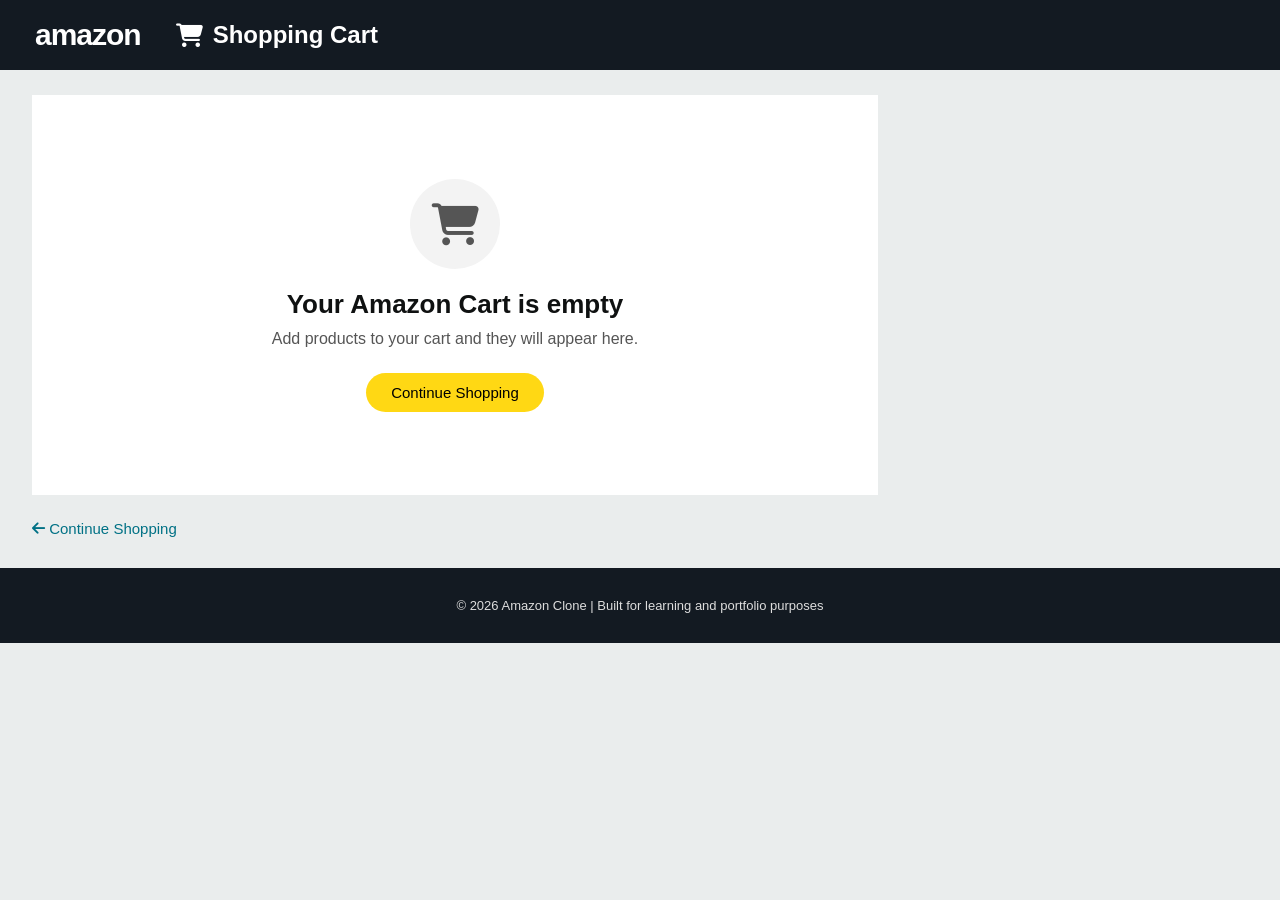
<file: cart.html>
<!DOCTYPE html>
<html lang="en">

<head>

    <meta charset="UTF-8">

    <meta
        name="viewport"
        content="width=device-width, initial-scale=1.0"
    >

    <title>Amazon Cart</title>

    <link
        rel="stylesheet"
        href="https://cdnjs.cloudflare.com/ajax/libs/font-awesome/6.4.0/css/all.min.css"
    >

    <link
        rel="stylesheet"
        href="style.css"
    >

</head>


<body class="cart-page">


    <!-- ==============================
         CART HEADER
    =============================== -->

    <header class="cart-header">

        <a
            href="index.html"
            class="cart-logo"
        >
            amazon
        </a>


        <div class="cart-header-title">

            <i class="fa-solid fa-cart-shopping"></i>

            Shopping Cart

        </div>

    </header>



    <!-- ==============================
         MAIN CART AREA
    =============================== -->

    <main class="cart-main">


        <!-- CART ITEMS -->

        <section id="cartContainer">

        </section>



        <!-- CART SUMMARY -->

        <aside id="cartSummary">

        </aside>


    </main>



    <!-- ==============================
         BACK TO SHOPPING
    =============================== -->

    <div class="cart-back">

        <a href="index.html">

            <i class="fa-solid fa-arrow-left"></i>

            Continue Shopping

        </a>

    </div>



    <!-- ==============================
         FOOTER
    =============================== -->

    <footer class="cart-footer">

        <p>
            © 2026 Amazon Clone | Built for learning and portfolio purposes
        </p>

    </footer>



    <script src="script.js"></script>

</body>

</html>
</file>
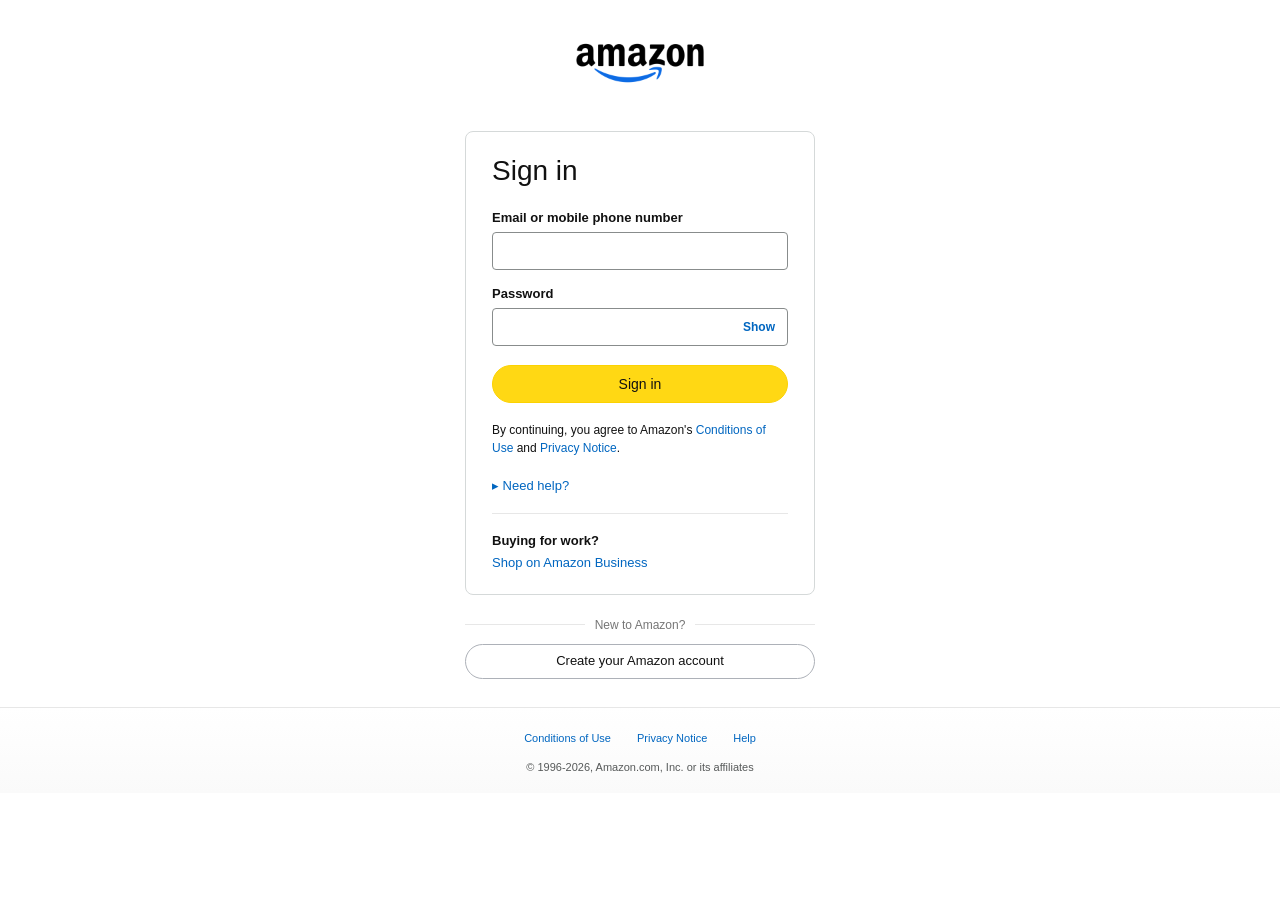
<file: frontend/login.html>
<!DOCTYPE html>
<html lang="en">
<head>
    <meta charset="UTF-8">
    <meta name="viewport" content="width=device-width, initial-scale=1.0">
    <title>Sign In - Amazon.in</title>

    <style>
        * {
            box-sizing: border-box;
        }

        body {
            margin: 0;
            background: #fff;
            color: #111;
            font-family: Arial, Helvetica, sans-serif;
            font-size: 13px;
        }

        .page {
            min-height: 100vh;
            display: flex;
            flex-direction: column;
            align-items: center;
        }

        /* Amazon.in-style wordmark */
        
        .logo {
            margin: 18px auto 20px;
            text-align: center;
        }

        .logo a {
            display: inline-flex;
            align-items: flex-start;
            justify-content: center;
            text-decoration: none;
            color: #111;
        }

        .logo img {
            display: block;
            width: 160px;
            height: auto;
            filter: invert(1);
        }

        .logo-in {
            position: absolute;
            right: -18px;
            top: 32px;
            color: #111;
            font-size: 14px;
            font-weight: 400;
        }

        .brand-name {
            font-size: 35px;
            font-weight: 700;
            letter-spacing: -1.5px;
            line-height: 36px;
            white-space: nowrap;
        }

        .brand-name .in {
            font-size: 17px;
            font-weight: 400;
            letter-spacing: 0;
        }

        .smile {
            width: 75px;
            height: 13px;
            margin-top: -1px;
        }

        /* Sign-in box */
        .signin-card {
            width: 350px;
            max-width: calc(100% - 24px);
            padding: 22px 26px 24px;
            border: 1px solid #d5d9d9;
            border-radius: 8px;
            background: #fff;
        }

        h1 {
            margin: 0 0 22px;
            font-size: 28px;
            font-weight: 400;
            line-height: 1.2;
        }

        .form-group {
            margin-bottom: 16px;
        }

        label {
            display: block;
            margin-bottom: 7px;
            font-size: 13px;
            font-weight: 700;
        }

        input {
            width: 100%;
            height: 38px;
            padding: 7px 10px;
            border: 1px solid #888c8c;
            border-radius: 4px;
            background: #fff;
            color: #111;
            font-family: inherit;
            font-size: 14px;
            outline: none;
        }

        input:focus {
            border-color: #007185;
            box-shadow: 0 0 3px 2px rgba(0, 113, 133, 0.2);
        }

        .password-wrapper {
            position: relative;
        }

        .password-wrapper input {
            padding-right: 66px;
        }

        .toggle-password {
            position: absolute;
            top: 0;
            right: 7px;
            height: 38px;
            border: 0;
            background: transparent;
            color: #0066c0;
            font-size: 12px;
            font-weight: 700;
            cursor: pointer;
        }

        .toggle-password:hover {
            text-decoration: underline;
            color: #c45500;
        }

        .signin-button {
            width: 100%;
            height: 38px;
            margin: 3px 0 18px;
            border: 1px solid #fcd200;
            border-radius: 20px;
            background: #ffd814;
            color: #111;
            font-family: inherit;
            font-size: 14px;
            cursor: pointer;
        }

        .signin-button:hover {
            background: #f7ca00;
        }

        .signin-button:disabled {
            opacity: 0.65;
            cursor: not-allowed;
        }

        .terms {
            margin: 0 0 20px;
            font-size: 12px;
            line-height: 1.55;
        }

        a.text-link {
            color: #0066c0;
            text-decoration: none;
        }

        a.text-link:hover {
            color: #c45500;
            text-decoration: underline;
        }

        .help-link {
            display: inline-block;
            margin-bottom: 20px;
            font-size: 13px;
        }

        .divider {
            border: 0;
            border-top: 1px solid #e7e7e7;
            margin: 0 0 19px;
        }

        .business-title {
            margin: 0 0 7px;
            font-size: 13px;
            font-weight: 700;
        }

        .business-link {
            font-size: 13px;
        }

        /* Create-account separator */
        .new-customer {
            display: flex;
            align-items: center;
            gap: 10px;
            width: 350px;
            max-width: calc(100% - 24px);
            margin: 23px 0 12px;
            color: #767676;
            font-size: 12px;
            text-align: center;
        }

        .new-customer::before,
        .new-customer::after {
            content: "";
            flex: 1;
            height: 1px;
            background: #e7e7e7;
        }

        .create-account-button {
            display: block;
            width: 350px;
            max-width: calc(100% - 24px);
            min-height: 35px;
            padding: 8px 12px;
            border: 1px solid #adb1b8;
            border-radius: 20px;
            background: #fff;
            color: #111;
            font-family: inherit;
            font-size: 13px;
            text-align: center;
            text-decoration: none;
            cursor: pointer;
        }

        .create-account-button:hover {
            background: #f7fafa;
        }

        /* Status messages */
        .message {
            display: none;
            margin-bottom: 15px;
            padding: 10px;
            border-radius: 4px;
            font-size: 12px;
            line-height: 1.5;
            overflow-wrap: anywhere;
        }

        .message.error {
            display: block;
            border: 1px solid #c40000;
            color: #b12704;
            background: #fff8f8;
        }

        .message.success {
            display: block;
            border: 1px solid #a6d8c8;
            color: #067d62;
            background: #f3fffa;
        }

        /* Footer */
        .footer {
            width: 100%;
            margin-top: 28px;
            padding: 24px 12px 20px;
            border-top: 1px solid #e7e7e7;
            background: linear-gradient(to bottom, #fff, #fafafa);
            text-align: center;
        }

        .footer-links {
            display: flex;
            justify-content: center;
            flex-wrap: wrap;
            gap: 26px;
            margin-bottom: 17px;
        }

        .footer-links a {
            color: #0066c0;
            font-size: 11px;
            text-decoration: none;
        }

        .footer-links a:hover {
            text-decoration: underline;
            color: #c45500;
        }

        .copyright {
            margin: 0;
            color: #565959;
            font-size: 11px;
        }

        @media (max-width: 400px) {
            .signin-card {
                padding: 21px 20px 22px;
            }

            .footer-links {
                gap: 15px;
            }
        }
    </style>
</head>

<body>
    <div class="page">

        <div class="logo">
            <a href="index.html" aria-label="Amazon.in home">
                <img src="amazon_logo.png" alt="Amazon">
                <span class="logo-in">.in</span>
            </a>
        </div>

        <main class="signin-card">
            <h1>Sign in</h1>

            <div id="message"
                 class="message"
                 role="alert"
                 aria-live="polite"></div>

            <form id="loginForm">
                <div class="form-group">
                    <label for="email">Email or mobile phone number</label>
                    <input
                        type="text"
                        id="email"
                        name="email"
                        autocomplete="username"
                        required
                    >
                </div>

                <div class="form-group">
                    <label for="password">Password</label>

                    <div class="password-wrapper">
                        <input
                            type="password"
                            id="password"
                            name="password"
                            autocomplete="current-password"
                            required
                        >

                        <button
                            type="button"
                            class="toggle-password"
                            id="togglePassword"
                            aria-label="Show password"
                        >
                            Show
                        </button>
                    </div>
                </div>

                <button
                    type="submit"
                    class="signin-button"
                    id="signinButton"
                >
                    Sign in
                </button>
            </form>

            <p class="terms">
                By continuing, you agree to Amazon's
                <a href="#" class="text-link">Conditions of Use</a>
                and
                <a href="#" class="text-link">Privacy Notice</a>.
            </p>

            <a href="#" class="text-link help-link" id="helpLink">
                ▸ Need help?
            </a>

            <hr class="divider">

            <p class="business-title">Buying for work?</p>

            <a href="#" class="text-link business-link" id="businessLink">
                Shop on Amazon Business
            </a>
        </main>

        <div class="new-customer">
            New to Amazon?
        </div>

        <a href="signup.html" class="create-account-button">
            Create your Amazon account
        </a>

        <footer class="footer">
            <div class="footer-links">
                <a href="#" class="text-link">Conditions of Use</a>
                <a href="#" class="text-link">Privacy Notice</a>
                <a href="#" class="text-link" id="footerHelp">Help</a>
            </div>

            <p class="copyright">
                © 1996-2026, Amazon.com, Inc. or its affiliates
            </p>
        </footer>

    </div>

    <script>
        const API_BASE_URL = "http://127.0.0.1:8000";

        const loginForm = document.getElementById("loginForm");
        const messageBox = document.getElementById("message");
        const signinButton = document.getElementById("signinButton");
        const passwordInput = document.getElementById("password");
        const togglePassword = document.getElementById("togglePassword");

        function showMessage(message, type) {
            messageBox.textContent = message;
            messageBox.className = "message " + type;
        }

        togglePassword.addEventListener("click", function () {
            const isPassword = passwordInput.type === "password";

            passwordInput.type = isPassword ? "text" : "password";
            togglePassword.textContent = isPassword ? "Hide" : "Show";

            togglePassword.setAttribute(
                "aria-label",
                isPassword ? "Hide password" : "Show password"
            );
        });

        loginForm.addEventListener("submit", async function (event) {
            event.preventDefault();

            const email = document.getElementById("email").value.trim();
            const password = passwordInput.value;

            if (!email || !password) {
                showMessage("Enter your email and password.", "error");
                return;
            }

            signinButton.disabled = true;
            signinButton.textContent = "Signing in...";
            messageBox.className = "message";
            messageBox.textContent = "";

            try {
                /*
                 * The current FastAPI login endpoint accepts email
                 * and password as query parameters.
                 */
                const params = new URLSearchParams({
                    email: email,
                    password: password
                });

                const response = await fetch(
                    `${API_BASE_URL}/auth/login?${params.toString()}`,
                    {
                        method: "POST",
                        headers: {
                            "Accept": "application/json"
                        }
                    }
                );

                const data = await response.json();

                if (!response.ok) {
                    throw new Error(
                        typeof data.detail === "string"
                            ? data.detail
                            : "Sign-in failed. Check your credentials."
                    );
                }

                if (!data.access_token) {
                    throw new Error("The server did not return a login token.");
                }

                localStorage.setItem("access_token", data.access_token);

                showMessage(
                    "Sign-in successful! Redirecting...",
                    "success"
                );

                window.setTimeout(function () {
                    window.location.href = "index.html";
                }, 700);

            } catch (error) {
                if (error instanceof TypeError) {
                    showMessage(
                        "Cannot connect to the server. Start the FastAPI backend and try again.",
                        "error"
                    );
                } else {
                    showMessage(error.message, "error");
                }
            } finally {
                signinButton.disabled = false;
                signinButton.textContent = "Sign in";
            }
        });

        document.getElementById("helpLink").addEventListener(
            "click",
            function (event) {
                event.preventDefault();
                showMessage(
                    "If you cannot sign in, check your email and password. Password reset is not configured yet.",
                    "error"
                );
            }
        );

        document.getElementById("footerHelp").addEventListener(
            "click",
            function (event) {
                event.preventDefault();
                showMessage(
                    "For this project, sign-in support is available on this page. Password reset is not configured yet.",
                    "error"
                );
                window.scrollTo({ top: 0, behavior: "smooth" });
            }
        );

        document.getElementById("businessLink").addEventListener(
            "click",
            function (event) {
                event.preventDefault();
                showMessage(
                    "Amazon Business registration is not configured in this project yet.",
                    "error"
                );
            }
        );
    </script>
</body>
</html>
</file>
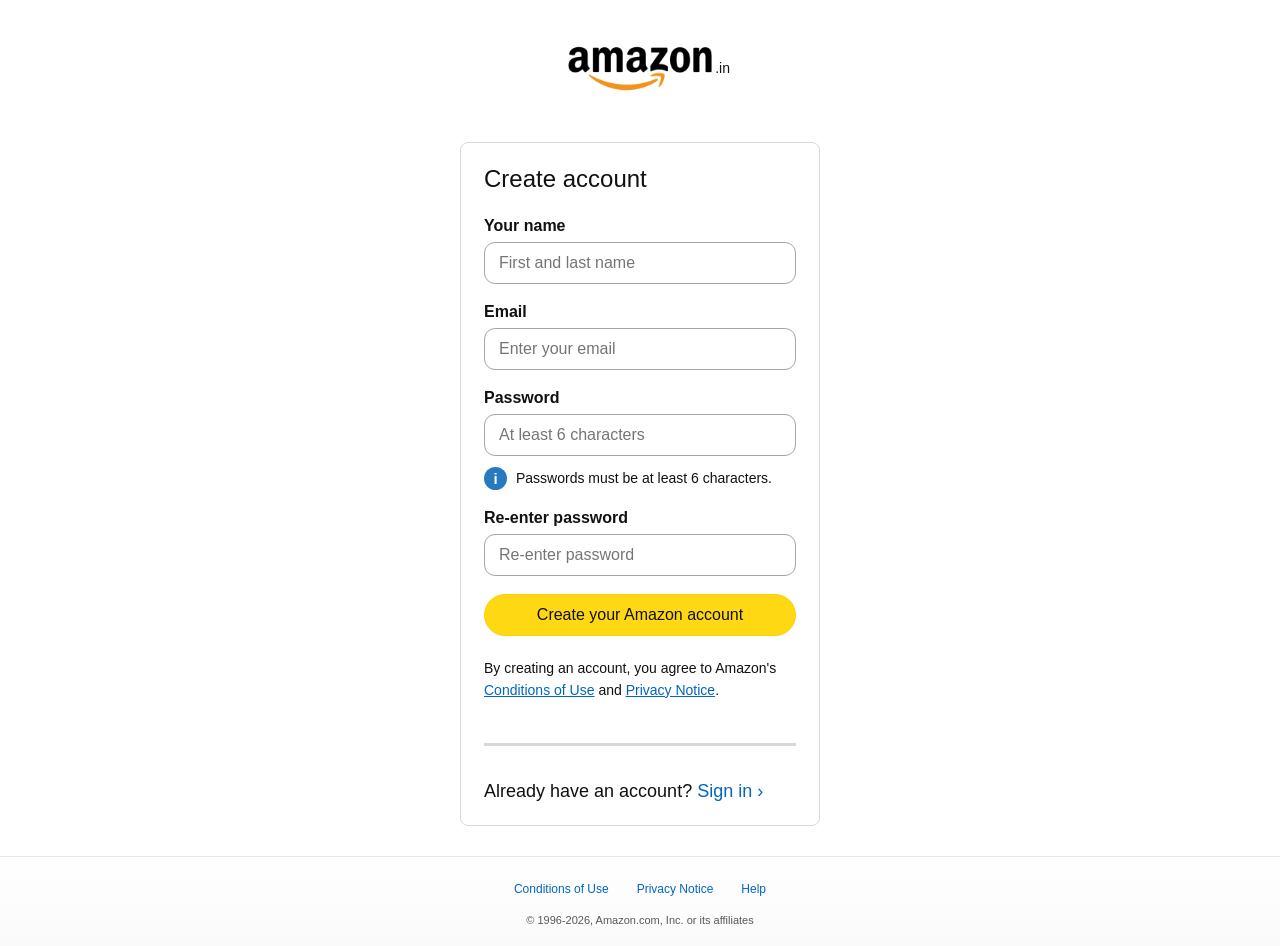
<file: frontend/signup.html>
<!DOCTYPE html>
<html lang="en">
<head>
    <meta charset="UTF-8">
    <meta name="viewport" content="width=device-width, initial-scale=1.0">
    <title>Create Account - Amazon.in</title>

    <style>
        * {
            box-sizing: border-box;
        }

        body {
            margin: 0;
            background: #fff;
            color: #111;
            font-family: Arial, Helvetica, sans-serif;
            font-size: 14px;
        }

        .page {
            min-height: 100vh;
            display: flex;
            flex-direction: column;
            align-items: center;
        }

        /* Amazon.in wordmark */
        
        .logo {
            margin: 18px auto 20px;
            text-align: center;
        }

        .logo a {
            display: inline-flex;
            align-items: baseline;
            justify-content: center;
            position: relative;
            text-decoration: none;
            color: #111;
        }

        .logo img {
            display: block;
            width: 180px;
            height: auto;
            margin: 0;
            filter: none;
        }

        
        .logo-in {
            position: absolute;
            right: 0px;
            top: 42px;
            color: #111;
            font-size: 14px;
            font-weight: 400;
        }

        .brand-name {
            font-size: 35px;
            font-weight: 700;
            letter-spacing: -1.5px;
            line-height: 36px;
            white-space: nowrap;
        }

        .brand-name .in {
            font-size: 17px;
            font-weight: 400;
            letter-spacing: 0;
        }

        .smile {
            width: 75px;
            height: 13px;
            margin-top: -1px;
        }

        /* Signup form */
        .signup-card {
            width: 360px;
            max-width: calc(100% - 24px);
            padding: 22px 23px 20px;
            border: 1px solid #d5d9d9;
            border-radius: 8px;
            background: #fff;
        }

        h1 {
            margin: 0 0 23px;
            font-size: 24px;
            line-height: 1.2;
            font-weight: 400;
        }

        .form-group {
            margin-bottom: 19px;
        }

        label {
            display: block;
            margin-bottom: 7px;
            font-size: 16px;
            font-weight: 700;
        }

        input {
            display: block;
            width: 100%;
            height: 42px;
            padding: 8px 14px;
            border: 1px solid #a6a6a6;
            border-radius: 11px;
            background: #fff;
            color: #111;
            font-family: inherit;
            font-size: 16px;
            outline: none;
        }

        input:focus {
            border-color: #007185;
            box-shadow: 0 0 3px 2px rgba(0, 113, 133, 0.25);
        }

        .password-help {
            display: flex;
            align-items: center;
            gap: 9px;
            margin-top: 11px;
            font-size: 14px;
            line-height: 1.4;
        }

        .info-icon {
            display: inline-flex;
            align-items: center;
            justify-content: center;
            width: 23px;
            height: 23px;
            flex-shrink: 0;
            border-radius: 50%;
            background: #2879bd;
            color: white;
            font-weight: 700;
            font-size: 15px;
        }

        .create-button {
            width: 100%;
            height: 42px;
            margin: -1px 0 22px;
            border: 1px solid #fcd200;
            border-radius: 22px;
            background: #ffd814;
            color: #111;
            font-family: inherit;
            font-size: 16px;
            cursor: pointer;
        }

        .create-button:hover {
            background: #f7ca00;
        }

        .create-button:disabled {
            opacity: 0.65;
            cursor: not-allowed;
        }

        .legal-text {
            margin: 0;
            font-size: 14px;
            line-height: 1.55;
        }

        .link {
            color: #0066c0;
            text-decoration: underline;
        }

        .link:hover {
            color: #c45500;
        }

        .divider {
            margin: 42px 0 32px;
            border: 0;
            border-top: 3px solid #d5d9d9;
        }

        .signin {
            margin: 0;
            font-size: 18px;
            line-height: 1.5;
        }

        .signin a {
            color: #0066c0;
            text-decoration: none;
        }

        .signin a:hover {
            color: #c45500;
            text-decoration: underline;
        }

        .message {
            display: none;
            margin-bottom: 16px;
            padding: 10px 12px;
            border-radius: 4px;
            font-size: 13px;
            line-height: 1.5;
            overflow-wrap: anywhere;
        }

        .message.error {
            display: block;
            color: #b12704;
            border: 1px solid #d5a6a6;
            background: #fff8f8;
        }

        .message.success {
            display: block;
            color: #067d62;
            border: 1px solid #a6d8c8;
            background: #f3fffa;
        }

        /* Footer */
        .footer {
            width: 100%;
            margin-top: 30px;
            padding: 25px 15px 20px;
            border-top: 1px solid #e7e7e7;
            background: linear-gradient(to bottom, #fff, #fafafa);
            text-align: center;
        }

        .footer-links {
            display: flex;
            flex-wrap: wrap;
            justify-content: center;
            gap: 28px;
            margin-bottom: 18px;
        }

        .footer-links a {
            color: #0066c0;
            font-size: 12px;
            text-decoration: none;
        }

        .footer-links a:hover {
            color: #c45500;
            text-decoration: underline;
        }

        .copyright {
            margin: 0;
            color: #565959;
            font-size: 11px;
        }

        @media (max-width: 480px) {
            .brand-name {
                font-size: 32px;
            }

            .signup-card {
                padding: 22px 19px 20px;
            }

            h1 {
                font-size: 30px;
            }

            .signin {
                font-size: 15px;
            }

            .footer-links {
                gap: 16px;
            }
        }
    </style>
</head>

<body>
    <div class="page">

        <div class="logo">
            <a href="index.html" aria-label="Amazon.in home">
                <img src="amazon_logo_black.png" alt="Amazon">
                <span class="logo-in">.in</span>
            </a>
        </div>
                    


        <main class="signup-card">
            <h1>Create account</h1>

            <div id="message"
                 class="message"
                 role="alert"
                 aria-live="polite"></div>

            <form id="signupForm">
                <div class="form-group">
                    <label for="name">Your name</label>
                    <input type="text"
                           id="name"
                           name="name"
                           placeholder="First and last name"
                           autocomplete="name"
                           required>
                </div>

                <div class="form-group">
                    <label for="email">Email</label>
                    <input type="email"
                           id="email"
                           name="email"
                           placeholder="Enter your email"
                           autocomplete="email"
                           required>
                </div>

                <div class="form-group">
                    <label for="password">Password</label>
                    <input type="password"
                           id="password"
                           name="password"
                           placeholder="At least 6 characters"
                           minlength="6"
                           autocomplete="new-password"
                           required>

                    <div class="password-help">
                        <span class="info-icon">i</span>
                        <span>Passwords must be at least 6 characters.</span>
                    </div>
                </div>

                <div class="form-group">
                    <label for="confirmPassword">Re-enter password</label>
                    <input type="password"
                           id="confirmPassword"
                           name="confirmPassword"
                           placeholder="Re-enter password"
                           autocomplete="new-password"
                           required>
                </div>

                <button type="submit"
                        class="create-button"
                        id="createButton">
                    Create your Amazon account
                </button>
            </form>

            <p class="legal-text">
                By creating an account, you agree to Amazon's
                <a href="#" class="link">Conditions of Use</a>
                and
                <a href="#" class="link">Privacy Notice</a>.
            </p>

            <hr class="divider">

            <p class="signin">
                Already have an account?
                <a href="login.html">Sign in ›</a>
            </p>
        </main>

        <footer class="footer">
            <div class="footer-links">
                <a href="#" class="link">Conditions of Use</a>
                <a href="#" class="link">Privacy Notice</a>
                <a href="#" class="link">Help</a>
            </div>

            <p class="copyright">
                © 1996-2026, Amazon.com, Inc. or its affiliates
            </p>
        </footer>

    </div>

    <script>
        const API_BASE_URL = "http://127.0.0.1:8000";

        const signupForm = document.getElementById("signupForm");
        const messageBox = document.getElementById("message");
        const createButton = document.getElementById("createButton");

        function showMessage(message, type) {
            messageBox.textContent = message;
            messageBox.className = "message " + type;
        }

        signupForm.addEventListener("submit", async function (event) {
            event.preventDefault();

            const name =
                document.getElementById("name").value.trim();

            const email =
                document.getElementById("email").value.trim();

            const password =
                document.getElementById("password").value;

            const confirmPassword =
                document.getElementById("confirmPassword").value;

            if (!name || !email || !password || !confirmPassword) {
                showMessage("Please fill in all fields.", "error");
                return;
            }

            if (password.length < 6) {
                showMessage(
                    "Password must be at least 6 characters long.",
                    "error"
                );
                return;
            }

            if (password !== confirmPassword) {
                showMessage("Passwords do not match.", "error");
                return;
            }

            createButton.disabled = true;
            createButton.textContent = "Creating account...";
            messageBox.className = "message";
            messageBox.textContent = "";

            try {
                const response = await fetch(
                    `${API_BASE_URL}/auth/signup`,
                    {
                        method: "POST",
                        headers: {
                            "Content-Type": "application/json"
                        },
                        body: JSON.stringify({
                            name: name,
                            email: email,
                            password: password
                        })
                    }
                );

                const data = await response.json();

                if (!response.ok) {
                    throw new Error(
                        typeof data.detail === "string"
                            ? data.detail
                            : "Unable to create your account."
                    );
                }

                showMessage(
                    "Account created successfully! Redirecting to sign in...",
                    "success"
                );

                signupForm.reset();

                window.setTimeout(function () {
                    window.location.href = "login.html";
                }, 1200);

            } catch (error) {
                if (error instanceof TypeError) {
                    showMessage(
                        "Cannot connect to the backend. Start the FastAPI server and try again.",
                        "error"
                    );
                } else {
                    showMessage(error.message, "error");
                }
            } finally {
                createButton.disabled = false;
                createButton.textContent =
                    "Create your Amazon account";
            }
        });
    </script>
</body>
</html>
</file>
<file: style.css>
/* =========================================================
   GLOBAL
========================================================= */

* {
    margin: 0;
    padding: 0;
    box-sizing: border-box;
    font-family: Arial, Helvetica, sans-serif;
}

html {
    scroll-behavior: smooth;
}

body {
    background-color: #e2e7e6;
    color: #0f1111;
}

a {
    text-decoration: none;
}


/* =========================================================
   COMMON BORDER
========================================================= */

.border {
    border: 1px solid transparent;
}

.border:hover {
    border: 1px solid white;
}


/* =========================================================
   TOP NAVBAR
========================================================= */

.navbar {
    width: 100%;
    min-height: 65px;

    background-color: #131921;
    color: white;

    display: flex;
    align-items: center;

    padding: 0 5px;

    position: relative;
    z-index: 1000;
}


/* =========================================================
   AMAZON LOGO
========================================================= */

.nav-logo {
    width: 135px;
    height: 55px;

    flex-shrink: 0;

    display: flex;
    align-items: center;
    justify-content: center;
}

.nav-logo a {
    width: 100%;
    height: 100%;

    display: flex;
    align-items: center;
    justify-content: center;
}

.nav-logo img {
    width: 125px;
    height: auto;
    display: block;
}


/* =========================================================
   LOCATION
========================================================= */

.nav-address {
    height: 55px;

    display: flex;
    align-items: center;

    gap: 6px;

    padding: 5px 8px;

    cursor: pointer;

    flex-shrink: 0;
}

.address-icon {
    font-size: 20px;
}

.location-content {
    display: flex;
    flex-direction: column;
    justify-content: center;
}

.add-first {
    font-size: 12px;
    line-height: 15px;
    color: #cccccc;
}

.add-second {
    font-size: 14px;
    line-height: 16px;
    font-weight: 700;
    color: white;
}


/* =========================================================
   SEARCH
========================================================= */

.nav-search {
    height: 40px;

    flex: 1;

    min-width: 250px;
    max-width: 700px;

    margin-left: 10px;

    display: flex;

    background-color: white;

    border-radius: 5px;

    overflow: hidden;
}

.nav-search:focus-within {
    outline: 3px solid #febd69;
}

.search-select {
    width: 55px;

    border: none;
    border-right: 1px solid #ccc;

    outline: none;

    background-color: #e6e6e6;

    color: #555;

    text-align: center;

    cursor: pointer;
}

.search-input {
    flex: 1;

    min-width: 0;

    border: none;
    outline: none;

    padding: 0 12px;

    font-size: 16px;

    color: #111;
}

.search-input::placeholder {
    color: #555;
}

.search-icon {
    width: 50px;

    flex-shrink: 0;

    border: none;

    background-color: #febd68;

    color: #111;

    font-size: 20px;

    cursor: pointer;

    display: flex;
    align-items: center;
    justify-content: center;
}

.search-icon:hover {
    background-color: #f3a847;
}


/* =========================================================
   LANGUAGE
========================================================= */

.nav-language {
    height: 55px;

    display: flex;
    align-items: center;
    justify-content: center;

    gap: 5px;

    padding: 5px 8px;

    margin-left: 5px;

    cursor: pointer;

    white-space: nowrap;

    flex-shrink: 0;
}

.nav-language span {
    font-size: 14px;
}

.nav-language span:first-child {
    font-size: 19px;
}

.language-arrow {
    font-size: 9px !important;
    color: #aaa;
}


/* =========================================================
   LANGUAGE POPUP
========================================================= */

.language-popup {
    display: none;

    position: absolute;

    top: 61px;
    right: 180px;

    width: 310px;

    background-color: white;
    color: #333;

    padding: 18px;

    border-radius: 3px;

    box-shadow: 0 2px 10px rgba(0, 0, 0, 0.35);

    z-index: 5000;
}

.language-popup.show {
    display: block;
}

.language-popup::before {
    content: "";

    position: absolute;

    top: -10px;
    right: 105px;

    border-left: 10px solid transparent;
    border-right: 10px solid transparent;
    border-bottom: 10px solid white;
}


/* =========================================================
   POPUP TITLE
========================================================= */

.popup-title {
    display: flex;
    justify-content: space-between;
    align-items: center;

    padding-bottom: 12px;
    margin-bottom: 5px;

    border-bottom: 1px solid #ddd;
}

.popup-title strong {
    font-size: 16px;
    font-weight: 500;
}

.popup-title a {
    color: #0073bb;
    font-size: 13px;
}


/* =========================================================
   LANGUAGE ITEMS
========================================================= */

.language-item {
    display: flex;
    align-items: center;

    gap: 10px;

    padding: 9px 4px;

    cursor: pointer;

    font-size: 15px;

    color: #333;
}

.language-item:hover {
    color: #ff9900;
}

.language-item input {
    width: 18px;
    height: 18px;

    accent-color: #ff9900;

    cursor: pointer;
}


/* =========================================================
   POPUP COUNTRY INFO
========================================================= */

.popup-country-info {
    display: flex;
    align-items: center;

    gap: 10px;

    border-top: 1px solid #ddd;

    margin-top: 8px;
    padding-top: 14px;

    font-size: 14px;

    color: #555;
}

.popup-country-info > span {
    font-size: 20px;
}


/* =========================================================
   ACCOUNT
========================================================= */

.nav-signin {
    height: 55px;

    display: flex;
    flex-direction: column;
    justify-content: center;

    padding: 5px 8px;

    margin-left: 4px;

    cursor: pointer;

    white-space: nowrap;

    flex-shrink: 0;
}

.nav-signin span {
    font-size: 12px;
    line-height: 14px;
}

.nav-signin strong {
    font-size: 14px;
    line-height: 16px;
}


/* =========================================================
   RETURNS
========================================================= */

.nav-returns {
    height: 55px;

    display: flex;
    flex-direction: column;
    justify-content: center;

    padding: 5px 8px;

    margin-left: 4px;

    cursor: pointer;

    white-space: nowrap;

    flex-shrink: 0;
}

.nav-returns span {
    font-size: 12px;
    line-height: 14px;
}

.nav-returns strong {
    font-size: 14px;
    line-height: 16px;
}


/* =========================================================
   CART
========================================================= */

.nav-cart {
    height: 55px;

    display: flex;
    align-items: center;
    justify-content: center;

    gap: 4px;

    padding: 5px 10px;

    margin-left: 4px;

    cursor: pointer;

    font-size: 15px;
    font-weight: 700;

    white-space: nowrap;

    flex-shrink: 0;
}

#cartCount {
    color: #f08804;

    font-size: 15px;
    font-weight: 700;
}


/* =========================================================
   SECOND NAVIGATION
========================================================= */

.panel {
    width: 100%;
    height: 42px;

    background-color: #232f3e;

    color: white;

    display: flex;
    align-items: center;

    gap: 22px;

    padding: 0 10px;

    overflow-x: auto;
    overflow-y: hidden;

    position: relative;

    z-index: 900;

    scrollbar-width: none;
}

.panel::-webkit-scrollbar {
    display: none;
}

.panel-all {
    font-size: 15px;
    font-weight: 700;

    white-space: nowrap;

    cursor: pointer;
}

.panel-link {
    color: white;

    font-size: 14px;
    font-weight: 500;

    white-space: nowrap;

    padding: 10px 0;
}

.panel-link:hover {
    border: 1px solid white;
    padding: 8px 5px;
}

.panel-deals {
    margin-left: auto;

    font-size: 14px;
    font-weight: 700;

    white-space: nowrap;
}


/* =========================================================
   FESTIVAL DEAL SECTION
========================================================= */

.festival-section {
    width: 100%;

    background-color: #e2e7e6;

    padding: 10px 20px 20px;

    overflow: hidden;
}


/* =========================================================
   CAROUSEL WRAPPER
========================================================= */

.deal-carousel-wrapper {
    position: relative;
    width: 100%;
}


/* =========================================================
   DEAL CAROUSEL
========================================================= */

.deal-carousel {
    width: 100%;

    display: flex;

    gap: 12px;

    overflow-x: auto;
    overflow-y: hidden;

    scroll-behavior: smooth;

    scroll-snap-type: x mandatory;

    scrollbar-width: none;

    padding: 0;

    touch-action: pan-x;
}

.deal-carousel::-webkit-scrollbar {
    display: none;
}


/* =========================================================
   DEAL CARD
   FINAL HEIGHT = 525px
========================================================= */

.deal-card {
    position: relative;

    flex: 0 0 calc((100% - 36px) / 4);

    min-width: 0;

    height: 525px;

    background-color: white;

    border: 1px solid #d5d9d9;

    border-radius: 3px;

    overflow: hidden;

    scroll-snap-align: start;

    display: flex;

    flex-direction: column;
}


/* =========================================================
   DEAL TOP TEXT
========================================================= */

.deal-card-top {
    position: absolute;

    top: 0;
    left: 0;

    width: 100%;

    padding: 16px 18px 14px;

    z-index: 10;

    pointer-events: none;

    color: white;

    background: linear-gradient(
        to bottom,
        rgba(0, 0, 0, 0.72) 0%,
        rgba(0, 0, 0, 0.48) 45%,
        rgba(0, 0, 0, 0.08) 85%,
        rgba(0, 0, 0, 0) 100%
    );
}

.deal-card-top h2 {
    margin: 0 0 9px;

    color: white;

    font-size: 22px;

    line-height: 27px;

    font-weight: 700;
}


/* =========================================================
   FREE DELIVERY | EASY RETURNS
========================================================= */

.deal-benefits {
    display: flex;

    align-items: center;

    gap: 0;

    color: white;

    font-size: 13px;

    line-height: 17px;

    border: none;
}

.deal-benefits span {
    display: block;

    color: white;

    font-size: 13px;

    line-height: 17px;

    white-space: nowrap;

    border: none;
}

/* VERTICAL LINE */
.deal-benefits span + span {
    margin-left: 12px;

    padding-left: 12px;

    border-left: 1px solid white;
}


/* =========================================================
   DEAL IMAGE AREA
========================================================= */

.deal-image-wrapper {
    width: 100%;

    height: 100%;

    overflow: hidden;

    background-color: white;

    display: flex;

    align-items: center;

    justify-content: center;
}


/* =========================================================
   DEAL IMAGES
========================================================= */

.deal-main-media {
    width: 100%;

    height: auto;

    max-height: 100%;

    display: block;

    object-fit: contain;

    object-position: center;

    background-color: white;
}


/* =========================================================
   DEAL VIDEO
========================================================= */

.deal-image-wrapper video {
    width: 100%;

    height: auto;

    max-height: 100%;

    display: block;

    object-fit: contain;

    object-position: center;

    background-color: white;
}


/* =========================================================
   FOUR IMAGE CARD
========================================================= */

.four-image-card {
    padding: 0;

    background-color: white;

    border: 1px solid #d5d9d9;
}


/* =========================================================
   FOUR IMAGE GRID
========================================================= */

.four-image-grid {
    width: 100%;

    height: 100%;

    padding: 12px;

    display: grid;

    grid-template-columns: repeat(2, 1fr);

    grid-template-rows: repeat(2, 1fr);

    gap: 8px;

    background-color: white;

    overflow: hidden;
}


/* =========================================================
   FOUR IMAGE BOX
========================================================= */

.four-image-item {
    width: 100%;
    height: 100%;

    min-width: 0;
    min-height: 0;

    overflow: hidden;

    background-color: white;

    border: 1px solid #e1e1e1;

    display: flex;

    align-items: center;
    justify-content: center;
}


/* =========================================================
   FOUR IMAGES
========================================================= */

.four-image-item img {
    width: 100%;
    height: 100%;

    display: block;

    object-fit: contain;
    object-position: center;

    background-color: white;
}


/* =========================================================
   DEAL ARROWS
========================================================= */

.deal-arrow {
    position: absolute;

    top: 50%;

    transform: translateY(-50%);

    width: 52px;
    height: 105px;

    border: none;
    border-radius: 3px;

    background-color: rgba(255, 255, 255, 0.96);

    box-shadow: 0 2px 7px rgba(0, 0, 0, 0.25);

    color: #111;

    font-size: 42px;
    font-weight: 300;

    cursor: pointer;

    z-index: 50;

    display: flex;
    align-items: center;
    justify-content: center;
}

.deal-arrow:hover {
    background-color: white;
}


/* =========================================================
   LEFT ARROW
========================================================= */

.deal-prev {
    left: 5px;

    opacity: 0;

    pointer-events: none;
}

.deal-prev.active {
    opacity: 1;

    pointer-events: auto;
}


/* =========================================================
   RIGHT ARROW
========================================================= */

.deal-next {
    right: 5px;

    opacity: 1;

    pointer-events: auto;
}


/* =========================================================
   DISABLED ARROW
========================================================= */

.deal-arrow:disabled {
    opacity: 0 !important;

    background-color: transparent !important;

    box-shadow: none !important;

    border: none !important;

    pointer-events: none !important;

    visibility: hidden;
}


/* =========================================================
   PRODUCT SECTION
========================================================= */

.shop-section {
    width: 100%;

    padding: 20px;

    display: grid;

    grid-template-columns: repeat(4, 1fr);

    gap: 20px;

    background-color: #e2e7e6;
}


/* =========================================================
   PRODUCT BOX
========================================================= */

.box {
    min-height: 420px;

    background-color: white;

    padding: 20px;

    border: 1px solid #ddd;

    display: flex;

    flex-direction: column;

    transition: transform 0.2s ease,
                box-shadow 0.2s ease;
}

.box:hover {
    transform: translateY(-3px);

    box-shadow: 0 3px 10px rgba(0, 0, 0, 0.18);
}


/* =========================================================
   PRODUCT BOX CONTENT
========================================================= */

.box-content {
    width: 100%;

    height: 100%;

    display: flex;

    flex-direction: column;
}


/* =========================================================
   PRODUCT TITLE
========================================================= */

.box-content h2 {
    font-size: 21px;

    line-height: 26px;

    color: #0f1111;

    margin-bottom: 14px;
}


/* =========================================================
   PRODUCT IMAGE
========================================================= */

.box-img {
    width: 100%;

    height: 245px;

    background-repeat: no-repeat;

    background-position: center;

    background-size: contain;

    background-color: white;

    margin-bottom: 15px;
}


/* =========================================================
   PRODUCT PRICE
========================================================= */

.box-content p {
    margin-top: 5px;

    font-size: 17px;

    color: #0f1111;
}

.box-content p:last-child {
    color: #007185;

    font-size: 15px;

    margin-top: auto;

    cursor: pointer;
}

.box-content p:last-child:hover {
    color: #c7511f;

    text-decoration: underline;
}


/* =========================================================
   PRODUCT RATING
========================================================= */

.box-content .rating {
    color: #111;

    font-size: 14px;

    margin-top: 5px;
}


/* =========================================================
   RECOMMENDATION SECTION
========================================================= */

.recommendation-section {
    width: 100%;

    background-color: white;

    border-top: 1px solid #ddd;
    border-bottom: 1px solid #ddd;

    margin-top: 20px;

    padding: 45px 20px;

    text-align: center;
}

.recommendation-section h2 {
    font-size: 22px;

    font-weight: 500;

    margin-bottom: 18px;
}

.signin-button {
    display: inline-flex;

    align-items: center;
    justify-content: center;

    min-width: 230px;

    height: 34px;

    background-color: #ffd814;

    border: 1px solid #fcd200;

    border-radius: 5px;

    color: #111;

    font-size: 13px;

    font-weight: 700;

    margin-bottom: 12px;

    box-shadow: 0 1px 2px rgba(0, 0, 0, 0.15);
}

.signin-button:hover {
    background-color: #f7ca00;
}

.recommendation-section p {
    font-size: 12px;

    color: #555;
}

.recommendation-section p a {
    color: #007185;
}

.recommendation-section p a:hover {
    color: #c7511f;

    text-decoration: underline;
}


/* =========================================================
   BACK TO TOP
========================================================= */

.back-to-top {
    width: 100%;

    height: 50px;

    background-color: #37475a;

    display: flex;

    align-items: center;

    justify-content: center;
}

.back-to-top a {
    color: white;

    font-size: 13px;

    font-weight: 600;

    width: 100%;
    height: 100%;

    display: flex;

    align-items: center;
    justify-content: center;
}

.back-to-top:hover {
    background-color: #485769;
}


/* =========================================================
   FOOTER
========================================================= */

footer {
    width: 100%;

    background-color: #131a22;

    color: white;
}


/* =========================================================
   FOOTER MAIN
========================================================= */

.footer-main {
    width: 100%;

    background-color: #232f3e;

    display: grid;

    grid-template-columns: repeat(4, 1fr);

    gap: 60px;

    padding: 45px 8%;
}

.footer-column {
    display: flex;

    flex-direction: column;
}

.footer-column h3 {
    color: white;

    font-size: 16px;

    margin-bottom: 15px;
}

.footer-column a {
    color: #ddd;

    font-size: 14px;

    line-height: 22px;

    margin-bottom: 6px;

    transition: color 0.15s ease;
}

.footer-column a:hover {
    text-decoration: underline;

    color: white;
}


/* =========================================================
   FOOTER MIDDLE
========================================================= */

.footer-middle {
    min-height: 100px;

    background-color: #232f3e;

    border-top: 1px solid #3a4553;

    display: flex;

    align-items: center;

    justify-content: center;

    gap: 70px;
}

.footer-middle > a {
    display: flex;

    align-items: center;
    justify-content: center;
}

.footer-logo {
    width: 100px;

    height: auto;

    display: block;
}


/* =========================================================
   FOOTER OPTIONS
========================================================= */

.footer-options {
    display: flex;

    align-items: center;

    gap: 10px;
}

.footer-selector {
    min-width: 120px;

    height: 38px;

    padding: 0 12px;

    display: flex;

    align-items: center;
    justify-content: center;

    gap: 7px;

    background-color: transparent;

    color: #ddd;

    border: 1px solid #848e99;

    border-radius: 3px;

    cursor: pointer;

    font-size: 13px;
}

.footer-selector:hover {
    border-color: white;

    color: white;
}


/* =========================================================
   FOOTER LANGUAGE POPUP
========================================================= */

.footer-language-popup {
    display: none;

    position: absolute;

    background-color: white;

    color: #333;

    width: 250px;

    padding: 18px;

    border-radius: 4px;

    box-shadow: 0 2px 10px rgba(0, 0, 0, 0.35);

    z-index: 5000;
}

.footer-language-popup.show {
    display: block;
}


/* =========================================================
   COUNTRY POPUP
========================================================= */

.country-popup {
    display: none;

    position: absolute;

    background-color: white;

    color: #333;

    width: 270px;

    padding: 18px;

    border-radius: 4px;

    box-shadow: 0 2px 10px rgba(0, 0, 0, 0.35);

    z-index: 5000;
}

.country-popup.show {
    display: block;
}


/* =========================================================
   COUNTRY ITEM
========================================================= */

.country-item {
    display: flex;

    align-items: center;

    gap: 10px;

    padding: 10px 4px;

    font-size: 14px;

    cursor: pointer;
}

.country-item:hover {
    background-color: #f3f3f3;
}

.country-flag {
    font-size: 20px;
}


/* =========================================================
   FOOTER BOTTOM
========================================================= */

.footer-bottom {
    width: 100%;

    background-color: #131a22;

    padding: 30px 8% 25px;

    text-align: center;
}


/* =========================================================
   FOOTER SERVICES
========================================================= */

.footer-services {
    max-width: 1100px;

    margin: 0 auto 30px;

    display: grid;

    grid-template-columns: repeat(4, 1fr);

    gap: 28px 40px;

    text-align: left;
}

.service-column a {
    display: flex;

    flex-direction: column;
}

.service-column strong {
    color: #ddd;

    font-size: 12px;

    margin-bottom: 4px;
}

.service-column span {
    color: #999;

    font-size: 11px;

    line-height: 15px;
}

.service-column a:hover strong {
    text-decoration: underline;

    color: white;
}


/* =========================================================
   FOOTER LEGAL
========================================================= */

.footer-legal {
    display: flex;

    align-items: center;
    justify-content: center;

    flex-wrap: wrap;

    gap: 25px;

    margin-top: 25px;
}

.footer-legal a {
    color: #ddd;

    font-size: 12px;
}

.footer-legal a:hover {
    text-decoration: underline;
}


/* =========================================================
   COPYRIGHT
========================================================= */

.copyright {
    color: #999;

    font-size: 12px;

    margin-top: 15px;
}


/* =========================================================
   RESPONSIVE - 1000px
========================================================= */

@media (max-width: 1000px) {

    .deal-card {
        flex: 0 0 calc((100% - 24px) / 3);

        height: 525px;
    }

    .shop-section {
        grid-template-columns: repeat(2, 1fr);
    }

    .footer-main {
        grid-template-columns: repeat(2, 1fr);

        gap: 35px;
    }

    .footer-services {
        grid-template-columns: repeat(2, 1fr);
    }
}


/* =========================================================
   RESPONSIVE - 700px
========================================================= */

@media (max-width: 700px) {

    .festival-section {
        padding: 8px 10px 15px;
    }

    .deal-card {
        flex: 0 0 calc((100% - 12px) / 2);

        height: 500px;
    }

    .deal-card-top {
        padding: 14px;
    }

    .deal-card-top h2 {
        font-size: 20px;

        line-height: 24px;
    }

    .deal-benefits {
        font-size: 12px;
    }

    .deal-benefits span {
        font-size: 12px;
    }

    .deal-benefits span + span {
        margin-left: 10px;

        padding-left: 10px;

        border-left: 1px solid white;
    }

    .deal-arrow {
        width: 42px;

        height: 75px;

        font-size: 28px;
    }

    .shop-section {
        padding: 15px;

        gap: 15px;
    }

    .box {
        padding: 15px;

        min-height: 380px;
    }

    .box-img {
        height: 210px;
    }

    .footer-main {
        padding: 35px 25px;

        grid-template-columns: repeat(2, 1fr);
    }

    .footer-middle {
        flex-direction: column;

        gap: 20px;

        padding: 25px;
    }
}


/* =========================================================
   RESPONSIVE - 480px
========================================================= */

@media (max-width: 480px) {

    .deal-card {
        flex: 0 0 82%;

        height: 480px;
    }

    .four-image-grid {
        padding: 7px;

        gap: 6px;
    }

    .deal-arrow {
        width: 38px;

        height: 70px;

        font-size: 25px;
    }

    .shop-section {
        grid-template-columns: 1fr;

        padding: 10px;
    }

    .box {
        min-height: 400px;
    }

    .box-img {
        height: 250px;
    }

    .footer-main {
        grid-template-columns: 1fr;

        gap: 30px;

        padding: 35px 25px;
    }

    .footer-services {
        grid-template-columns: 1fr 1fr;

        gap: 22px;
    }

    .footer-legal {
        gap: 12px;
    }

    .footer-options {
        flex-direction: column;
    }
}



/* =========================================================
   CART PAGE
========================================================= */

.cart-page {
    background: #eaeded;
    min-height: 100vh;
}


/* =========================================================
   CART HEADER
========================================================= */

.cart-header {
    height: 70px;
    background: #131a22;
    color: white;

    display: flex;
    align-items: center;

    padding: 0 35px;

    gap: 35px;
}


.cart-logo {
    color: white;
    text-decoration: none;

    font-size: 30px;
    font-weight: 700;

    letter-spacing: -1px;
}


.cart-header-title {
    font-size: 24px;
    font-weight: 600;

    display: flex;
    align-items: center;

    gap: 10px;
}


.cart-header-title i {
    font-size: 24px;
}


/* =========================================================
   MAIN CART AREA
========================================================= */

.cart-main {
    width: 95%;
    max-width: 1500px;

    margin: 25px auto;

    display: grid;

    grid-template-columns:
        minmax(0, 1fr)
        350px;

    gap: 20px;

    align-items: start;
}


/* =========================================================
   CART ITEMS CONTAINER
========================================================= */

.cart-items {
    background: white;

    padding: 25px;

    border-radius: 4px;
}


.cart-heading {
    display: flex;

    justify-content: space-between;
    align-items: center;

    border-bottom: 1px solid #ddd;

    padding-bottom: 15px;

    margin-bottom: 5px;
}


.cart-heading h2 {
    margin: 0;

    font-size: 28px;

    color: #111;
}


.cart-heading span {
    font-size: 14px;

    color: #555;
}


/* =========================================================
   CART ITEM
========================================================= */

.cart-item {
    display: grid;

    grid-template-columns:
        180px
        minmax(0, 1fr)
        150px;

    gap: 25px;

    padding: 25px 0;

    border-bottom: 1px solid #ddd;
}


.cart-item-image {
    width: 180px;
    height: 180px;

    display: flex;

    align-items: center;
    justify-content: center;

    background: #fff;
}


.cart-item-image img {
    width: 100%;
    height: 100%;

    object-fit: contain;
}


.cart-item-details h3 {
    margin: 0 0 8px;

    font-size: 20px;

    color: #007185;
}


.cart-item-details h3:hover {
    text-decoration: underline;
}


.cart-category {
    margin: 5px 0;

    color: #555;

    font-size: 14px;
}


.cart-rating {
    margin: 7px 0;

    font-size: 14px;
}


.cart-stock {
    color: #007600;

    font-size: 14px;

    margin: 8px 0 15px;
}


/* =========================================================
   QUANTITY
========================================================= */

.quantity-controls {
    display: inline-flex;

    align-items: center;

    border: 1px solid #aaa;

    border-radius: 7px;

    overflow: hidden;

    margin-bottom: 12px;
}


.quantity-controls button {
    width: 36px;
    height: 32px;

    border: none;

    background: #f3f3f3;

    cursor: pointer;

    font-size: 18px;
}


.quantity-controls button:hover {
    background: #ddd;
}


.quantity-controls span {
    width: 42px;

    text-align: center;

    font-weight: 600;

    line-height: 32px;

    border-left: 1px solid #aaa;
    border-right: 1px solid #aaa;
}


/* =========================================================
   DELETE BUTTON
========================================================= */

.remove-cart-button {
    display: block;

    border: none;

    background: none;

    color: #007185;

    cursor: pointer;

    font-size: 14px;

    padding: 0;
}


.remove-cart-button:hover {
    color: #c7511f;

    text-decoration: underline;
}


/* =========================================================
   ITEM PRICE
========================================================= */

.cart-item-price {
    text-align: right;

    font-size: 21px;

    font-weight: 700;

    color: #111;
}


/* =========================================================
   CART SUMMARY
========================================================= */

.cart-summary-box {
    background: white;

    padding: 25px;

    border-radius: 4px;

    position: sticky;

    top: 20px;
}


.summary-items {
    margin: 0 0 8px;

    font-size: 16px;

    color: #333;
}


.cart-summary-box h2 {
    margin: 0 0 20px;

    font-size: 28px;

    color: #111;
}


/* =========================================================
   GIFT OPTION
========================================================= */

.gift-option {
    display: flex;

    align-items: flex-start;

    gap: 8px;

    font-size: 14px;

    margin-bottom: 20px;

    color: #333;
}


.gift-option input {
    margin-top: 3px;
}


/* =========================================================
   CHECKOUT BUTTON
========================================================= */

.checkout-button {
    width: 100%;

    padding: 12px;

    border: none;

    border-radius: 20px;

    background: #ffd814;

    color: #111;

    cursor: pointer;

    font-size: 15px;
}


.checkout-button:hover {
    background: #f7ca00;
}


/* =========================================================
   EMPTY CART
========================================================= */

.empty-cart {
    background: white;

    min-height: 400px;

    padding: 60px 30px;

    display: flex;

    flex-direction: column;

    align-items: center;

    justify-content: center;

    text-align: center;
}


.empty-cart-icon {
    width: 90px;
    height: 90px;

    border-radius: 50%;

    background: #f3f3f3;

    display: flex;

    align-items: center;
    justify-content: center;

    margin-bottom: 20px;
}


.empty-cart-icon i {
    font-size: 42px;

    color: #555;
}


.empty-cart h2 {
    margin: 0 0 10px;

    font-size: 26px;
}


.empty-cart p {
    margin: 0 0 25px;

    color: #555;
}


.continue-shopping {
    border: none;

    border-radius: 20px;

    background: #ffd814;

    padding: 11px 25px;

    cursor: pointer;

    font-size: 15px;
}


.continue-shopping:hover {
    background: #f7ca00;
}


/* =========================================================
   BACK TO SHOPPING
========================================================= */

.cart-back {
    width: 95%;
    max-width: 1500px;

    margin: 0 auto 30px;
}


.cart-back a {
    color: #007185;

    text-decoration: none;

    font-size: 15px;
}


.cart-back a:hover {
    text-decoration: underline;
}


/* =========================================================
   CART FOOTER
========================================================= */

.cart-footer {
    background: #131a22;

    color: #ddd;

    text-align: center;

    padding: 30px 20px;

    margin-top: 30px;

    font-size: 13px;
}


/* =========================================================
   CART RESPONSIVE
========================================================= */

@media (max-width: 900px) {

    .cart-main {
        grid-template-columns: 1fr;
    }


    .cart-summary-box {
        position: static;
    }

}


@media (max-width: 650px) {

    .cart-header {
        height: auto;

        padding: 18px;

        flex-direction: column;

        align-items: flex-start;

        gap: 10px;
    }


    .cart-header-title {
        font-size: 20px;
    }


    .cart-items {
        padding: 15px;
    }


    .cart-heading h2 {
        font-size: 22px;
    }


    .cart-item {
        grid-template-columns: 100px 1fr;

        gap: 15px;
    }


    .cart-item-image {
        width: 100px;
        height: 120px;
    }


    .cart-item-price {
        grid-column: 2;

        text-align: left;

        font-size: 18px;
    }


    .cart-item-details h3 {
        font-size: 16px;
    }

}




/* =========================================================
   AMAZON ACCOUNT & LISTS POPUP
========================================================= */

.account-popup {
    display: none;
    position: fixed;
    width: 650px;
    max-width: calc(100vw - 30px);
    background: #ffffff;
    color: #333333;
    border-radius: 3px;
    box-shadow: 0 4px 14px rgba(0, 0, 0, 0.35);
    z-index: 10000;
}

.account-popup.show {
    display: block;
}

.account-popup::before {
    content: "";
    position: absolute;
    top: -10px;
    right: 135px;

    border-left: 10px solid transparent;
    border-right: 10px solid transparent;
    border-bottom: 10px solid #ffffff;
}


/* SIGN IN AREA */

.account-signin-area {
    text-align: center;
    padding: 18px 25px;
    border-bottom: 1px solid #dddddd;
}

.account-signin-button {
    width: 285px;
    max-width: 100%;
    height: 42px;

    border: 1px solid #fcd200;
    border-radius: 7px;

    background: #ffd814;
    color: #111111;

    font-size: 16px;
    cursor: pointer;
}

.account-signin-button:hover {
    background: #f7ca00;
}

.account-signin-area p {
    margin-top: 10px;
    font-size: 13px;
    color: #555555;
}

.account-signin-area a {
    color: #007185;
}


/* ACCOUNT COLUMNS */

.account-columns {
    display: grid;
    grid-template-columns: 1fr 1.25fr;
    padding: 20px 25px 25px;
}

.account-column {
    display: flex;
    flex-direction: column;
    gap: 10px;
}

.account-column + .account-column {
    border-left: 1px solid #dddddd;
    padding-left: 25px;
}

.account-column h3 {
    margin: 0 0 4px;
    color: #111111;
    font-size: 18px;
}

.account-column a {
    color: #444444;
    font-size: 14px;
    line-height: 18px;
}

.account-column a:hover {
    color: #c7511f;
    text-decoration: underline;
}


/* =========================================================
   AMAZON ALL SIDEBAR
========================================================= */

.side-menu-overlay {
    display: none;

    position: fixed;
    inset: 0;

    background: rgba(0, 0, 0, 0.65);

    z-index: 11000;
}

.side-menu-overlay.show {
    display: block;
}


.amazon-side-menu {
    position: fixed;

    top: 0;
    left: -365px;

    width: 365px;
    max-width: 90vw;
    height: 100vh;

    background: #ffffff;
    color: #111111;

    z-index: 11001;

    overflow-y: auto;

    box-shadow: 4px 0 12px rgba(0, 0, 0, 0.3);

    transition: left 0.25s ease;
}

.amazon-side-menu.show {
    left: 0;
}


/* SIDEBAR HEADER */

.side-menu-header {
    min-height: 70px;

    padding: 0 20px;

    background: #232f3e;
    color: #ffffff;

    display: flex;
    align-items: center;
    justify-content: space-between;
}

.side-menu-user {
    display: flex;
    align-items: center;
    gap: 10px;

    font-size: 20px;
    font-weight: 700;
}

.side-menu-close {
    width: 38px;
    height: 38px;

    border: none;
    background: transparent;

    color: #ffffff;

    font-size: 28px;
    cursor: pointer;
}

.side-menu-close:hover {
    color: #febd69;
}


/* SIDEBAR SECTIONS */

.side-menu-section {
    padding: 20px 0;

    border-bottom: 1px solid #dddddd;
}

.side-menu-section h3 {
    padding: 0 30px 10px;

    margin: 0;

    font-size: 18px;
    color: #111111;
}

.side-menu-section a {
    display: block;

    padding: 9px 30px;

    color: #333333;

    font-size: 14px;
}

.side-menu-section a:hover {
    background: #eaeded;
    color: #111111;
}


/* =========================================================
   TOP LANGUAGE POPUP
========================================================= */

.language-popup {
    position: fixed;

    width: 330px;
    max-width: calc(100vw - 20px);

    z-index: 10000;
}


/* =========================================================
   FOOTER POPUPS
========================================================= */

.footer-language-popup,
.country-popup {
    position: fixed;

    z-index: 10000;

    max-height: 75vh;
    overflow-y: auto;
}


/* CHANGE COUNTRY BUTTON */

.change-country-button {
    width: 100%;

    margin-top: 15px;

    padding: 9px 12px;

    border: 1px solid #aaaaaa;
    border-radius: 3px;

    background: #ffffff;
    color: #007185;

    cursor: pointer;

    text-align: left;

    font-size: 13px;
}

.change-country-button:hover {
    background: #f3f3f3;
}


/* LANGUAGE LISTS */

#languageList,
#footerLanguageList {
    width: 100%;
}

#languageList .language-item,
#footerLanguageList .language-item {
    margin: 0;
}


/* PREVENT PAGE SCROLL WHEN SIDEBAR IS OPEN */

body.side-menu-open {
    overflow: hidden;
}


/* =========================================================
   MOBILE
========================================================= */

@media (max-width: 700px) {

    .account-popup {
        width: calc(100vw - 20px);
    }

    .account-columns {
        grid-template-columns: 1fr;
        gap: 20px;
    }

    .account-column + .account-column {
        border-left: none;

        border-top: 1px solid #dddddd;

        padding-left: 0;
        padding-top: 20px;
    }

    .amazon-side-menu {
        width: 330px;
    }
}
</file>
<file: frontend/style.css>
/* =========================================================
   GLOBAL
========================================================= */

* {
    margin: 0;
    padding: 0;
    box-sizing: border-box;
    font-family: Arial, Helvetica, sans-serif;
}

html {
    scroll-behavior: smooth;
}

body {
    background-color: #e2e7e6;
    color: #0f1111;
}

a {
    text-decoration: none;
}


/* =========================================================
   COMMON BORDER
========================================================= */

.border {
    border: 1px solid transparent;
}

.border:hover {
    border: 1px solid white;
}


/* =========================================================
   TOP NAVBAR
========================================================= */

.navbar {
    width: 100%;
    min-height: 65px;

    background-color: #131921;
    color: white;

    display: flex;
    align-items: center;

    padding: 0 5px;

    position: relative;
    z-index: 1000;
}


/* =========================================================
   AMAZON LOGO
========================================================= */

.nav-logo {
    width: 135px;
    height: 55px;

    flex-shrink: 0;

    display: flex;
    align-items: center;
    justify-content: center;
}

.nav-logo a {
    width: 100%;
    height: 100%;

    display: flex;
    align-items: center;
    justify-content: center;
}

.nav-logo img {
    width: 125px;
    height: auto;
    display: block;
}


/* =========================================================
   LOCATION
========================================================= */

.nav-address {
    height: 55px;

    display: flex;
    align-items: center;

    gap: 6px;

    padding: 5px 8px;

    cursor: pointer;

    flex-shrink: 0;
}

.address-icon {
    font-size: 20px;
}

.location-content {
    display: flex;
    flex-direction: column;
    justify-content: center;
}

.add-first {
    font-size: 12px;
    line-height: 15px;
    color: #cccccc;
}

.add-second {
    font-size: 14px;
    line-height: 16px;
    font-weight: 700;
    color: white;
}


/* =========================================================
   SEARCH
========================================================= */

.nav-search {
    height: 40px;

    flex: 1;

    min-width: 250px;
    max-width: 700px;

    margin-left: 10px;

    display: flex;

    background-color: white;

    border-radius: 5px;

    overflow: hidden;
}

.nav-search:focus-within {
    outline: 3px solid #febd69;
}

.search-select {
    width: 55px;

    border: none;
    border-right: 1px solid #ccc;

    outline: none;

    background-color: #e6e6e6;

    color: #555;

    text-align: center;

    cursor: pointer;
}

.search-input {
    flex: 1;

    min-width: 0;

    border: none;
    outline: none;

    padding: 0 12px;

    font-size: 16px;

    color: #111;
}

.search-input::placeholder {
    color: #555;
}

.search-icon {
    width: 50px;

    flex-shrink: 0;

    border: none;

    background-color: #febd68;

    color: #111;

    font-size: 20px;

    cursor: pointer;

    display: flex;
    align-items: center;
    justify-content: center;
}

.search-icon:hover {
    background-color: #f3a847;
}


/* =========================================================
   LANGUAGE
========================================================= */

.nav-language {
    height: 55px;

    display: flex;
    align-items: center;
    justify-content: center;

    gap: 5px;

    padding: 5px 8px;

    margin-left: 5px;

    cursor: pointer;

    white-space: nowrap;

    flex-shrink: 0;
}

.nav-language span {
    font-size: 14px;
}

.nav-language span:first-child {
    font-size: 19px;
}

.language-arrow {
    font-size: 9px !important;
    color: #aaa;
}


/* =========================================================
   LANGUAGE POPUP
========================================================= */

.language-popup {
    display: none;

    position: absolute;

    top: 61px;
    right: 180px;

    width: 310px;

    background-color: white;
    color: #333;

    padding: 18px;

    border-radius: 3px;

    box-shadow: 0 2px 10px rgba(0, 0, 0, 0.35);

    z-index: 5000;
}

.language-popup.show {
    display: block;
}

.language-popup::before {
    content: "";

    position: absolute;

    top: -10px;
    right: 105px;

    border-left: 10px solid transparent;
    border-right: 10px solid transparent;
    border-bottom: 10px solid white;
}


/* =========================================================
   POPUP TITLE
========================================================= */

.popup-title {
    display: flex;
    justify-content: space-between;
    align-items: center;

    padding-bottom: 12px;
    margin-bottom: 5px;

    border-bottom: 1px solid #ddd;
}

.popup-title strong {
    font-size: 16px;
    font-weight: 500;
}

.popup-title a {
    color: #0073bb;
    font-size: 13px;
}


/* =========================================================
   LANGUAGE ITEMS
========================================================= */

.language-item {
    display: flex;
    align-items: center;

    gap: 10px;

    padding: 9px 4px;

    cursor: pointer;

    font-size: 15px;

    color: #333;
}

.language-item:hover {
    color: #ff9900;
}

.language-item input {
    width: 18px;
    height: 18px;

    accent-color: #ff9900;

    cursor: pointer;
}


/* =========================================================
   POPUP COUNTRY INFO
========================================================= */

.popup-country-info {
    display: flex;
    align-items: center;

    gap: 10px;

    border-top: 1px solid #ddd;

    margin-top: 8px;
    padding-top: 14px;

    font-size: 14px;

    color: #555;
}

.popup-country-info > span {
    font-size: 20px;
}


/* =========================================================
   ACCOUNT
========================================================= */

.nav-signin {
    height: 55px;

    display: flex;
    flex-direction: column;
    justify-content: center;

    padding: 5px 8px;

    margin-left: 4px;

    cursor: pointer;

    white-space: nowrap;

    flex-shrink: 0;
}

.nav-signin span {
    font-size: 12px;
    line-height: 14px;
}

.nav-signin strong {
    font-size: 14px;
    line-height: 16px;
}


/* =========================================================
   RETURNS
========================================================= */

.nav-returns {
    height: 55px;

    display: flex;
    flex-direction: column;
    justify-content: center;

    padding: 5px 8px;

    margin-left: 4px;

    cursor: pointer;

    white-space: nowrap;

    flex-shrink: 0;
}

.nav-returns span {
    font-size: 12px;
    line-height: 14px;
}

.nav-returns strong {
    font-size: 14px;
    line-height: 16px;
}


/* =========================================================
   CART
========================================================= */

.nav-cart {
    height: 55px;

    display: flex;
    align-items: center;
    justify-content: center;

    gap: 4px;

    padding: 5px 10px;

    margin-left: 4px;

    cursor: pointer;

    font-size: 15px;
    font-weight: 700;

    white-space: nowrap;

    flex-shrink: 0;
}

#cartCount {
    color: #f08804;

    font-size: 15px;
    font-weight: 700;
}


/* =========================================================
   SECOND NAVIGATION
========================================================= */

.panel {
    width: 100%;
    height: 42px;

    background-color: #232f3e;

    color: white;

    display: flex;
    align-items: center;

    gap: 22px;

    padding: 0 10px;

    overflow-x: auto;
    overflow-y: hidden;

    position: relative;

    z-index: 900;

    scrollbar-width: none;
}

.panel::-webkit-scrollbar {
    display: none;
}

.panel-all {
    font-size: 15px;
    font-weight: 700;

    white-space: nowrap;

    cursor: pointer;
}

.panel-link {
    color: white;

    font-size: 14px;
    font-weight: 500;

    white-space: nowrap;

    padding: 10px 0;
}

.panel-link:hover {
    border: 1px solid white;
    padding: 8px 5px;
}

.panel-deals {
    margin-left: auto;

    font-size: 14px;
    font-weight: 700;

    white-space: nowrap;
}


/* =========================================================
   FESTIVAL DEAL SECTION
========================================================= */

.festival-section {
    width: 100%;

    background-color: #e2e7e6;

    padding: 10px 20px 20px;

    overflow: hidden;
}


/* =========================================================
   CAROUSEL WRAPPER
========================================================= */

.deal-carousel-wrapper {
    position: relative;
    width: 100%;
}


/* =========================================================
   DEAL CAROUSEL
========================================================= */

.deal-carousel {
    width: 100%;

    display: flex;

    gap: 12px;

    overflow-x: auto;
    overflow-y: hidden;

    scroll-behavior: smooth;

    scroll-snap-type: x mandatory;

    scrollbar-width: none;

    padding: 0;

    touch-action: pan-x;
}

.deal-carousel::-webkit-scrollbar {
    display: none;
}


/* =========================================================
   DEAL CARD
   FINAL HEIGHT = 525px
========================================================= */

.deal-card {
    position: relative;

    flex: 0 0 calc((100% - 36px) / 4);

    min-width: 0;

    height: 525px;

    background-color: white;

    border: 1px solid #d5d9d9;

    border-radius: 3px;

    overflow: hidden;

    scroll-snap-align: start;

    display: flex;

    flex-direction: column;
}


/* =========================================================
   DEAL TOP TEXT
========================================================= */

.deal-card-top {
    position: absolute;

    top: 0;
    left: 0;

    width: 100%;

    padding: 16px 18px 14px;

    z-index: 10;

    pointer-events: none;

    color: white;

    background: linear-gradient(
        to bottom,
        rgba(0, 0, 0, 0.72) 0%,
        rgba(0, 0, 0, 0.48) 45%,
        rgba(0, 0, 0, 0.08) 85%,
        rgba(0, 0, 0, 0) 100%
    );
}

.deal-card-top h2 {
    margin: 0 0 9px;

    color: white;

    font-size: 22px;

    line-height: 27px;

    font-weight: 700;
}


/* =========================================================
   FREE DELIVERY | EASY RETURNS
========================================================= */

.deal-benefits {
    display: flex;

    align-items: center;

    gap: 0;

    color: white;

    font-size: 13px;

    line-height: 17px;

    border: none;
}

.deal-benefits span {
    display: block;

    color: white;

    font-size: 13px;

    line-height: 17px;

    white-space: nowrap;

    border: none;
}

/* VERTICAL LINE */
.deal-benefits span + span {
    margin-left: 12px;

    padding-left: 12px;

    border-left: 1px solid white;
}


/* =========================================================
   DEAL IMAGE AREA
========================================================= */

.deal-image-wrapper {
    width: 100%;

    height: 100%;

    overflow: hidden;

    background-color: white;

    display: flex;

    align-items: center;

    justify-content: center;
}


/* =========================================================
   DEAL IMAGES
========================================================= */

.deal-main-media {
    width: 100%;

    height: auto;

    max-height: 100%;

    display: block;

    object-fit: contain;

    object-position: center;

    background-color: white;
}


/* =========================================================
   DEAL VIDEO
========================================================= */

.deal-image-wrapper video {
    width: 100%;

    height: auto;

    max-height: 100%;

    display: block;

    object-fit: contain;

    object-position: center;

    background-color: white;
}


/* =========================================================
   FOUR IMAGE CARD
========================================================= */

.four-image-card {
    padding: 0;

    background-color: white;

    border: 1px solid #d5d9d9;
}


/* =========================================================
   FOUR IMAGE GRID
========================================================= */

.four-image-grid {
    width: 100%;

    height: 100%;

    padding: 12px;

    display: grid;

    grid-template-columns: repeat(2, 1fr);

    grid-template-rows: repeat(2, 1fr);

    gap: 8px;

    background-color: white;

    overflow: hidden;
}


/* =========================================================
   FOUR IMAGE BOX
========================================================= */

.four-image-item {
    width: 100%;
    height: 100%;

    min-width: 0;
    min-height: 0;

    overflow: hidden;

    background-color: white;

    border: 1px solid #e1e1e1;

    display: flex;

    align-items: center;
    justify-content: center;
}


/* =========================================================
   FOUR IMAGES
========================================================= */

.four-image-item img {
    width: 100%;
    height: 100%;

    display: block;

    object-fit: contain;
    object-position: center;

    background-color: white;
}


/* =========================================================
   DEAL ARROWS
========================================================= */

.deal-arrow {
    position: absolute;

    top: 50%;

    transform: translateY(-50%);

    width: 52px;
    height: 105px;

    border: none;
    border-radius: 3px;

    background-color: rgba(255, 255, 255, 0.96);

    box-shadow: 0 2px 7px rgba(0, 0, 0, 0.25);

    color: #111;

    font-size: 42px;
    font-weight: 300;

    cursor: pointer;

    z-index: 50;

    display: flex;
    align-items: center;
    justify-content: center;
}

.deal-arrow:hover {
    background-color: white;
}


/* =========================================================
   LEFT ARROW
========================================================= */

.deal-prev {
    left: 5px;

    opacity: 0;

    pointer-events: none;
}

.deal-prev.active {
    opacity: 1;

    pointer-events: auto;
}


/* =========================================================
   RIGHT ARROW
========================================================= */

.deal-next {
    right: 5px;

    opacity: 1;

    pointer-events: auto;
}


/* =========================================================
   DISABLED ARROW
========================================================= */

.deal-arrow:disabled {
    opacity: 0 !important;

    background-color: transparent !important;

    box-shadow: none !important;

    border: none !important;

    pointer-events: none !important;

    visibility: hidden;
}


/* =========================================================
   PRODUCT SECTION
========================================================= */

.shop-section {
    width: 100%;

    padding: 20px;

    display: grid;

    grid-template-columns: repeat(4, 1fr);

    gap: 20px;

    background-color: #e2e7e6;
}


/* =========================================================
   PRODUCT BOX
========================================================= */

.box {
    min-height: 420px;

    background-color: white;

    padding: 20px;

    border: 1px solid #ddd;

    display: flex;

    flex-direction: column;

    transition: transform 0.2s ease,
                box-shadow 0.2s ease;
}

.box:hover {
    transform: translateY(-3px);

    box-shadow: 0 3px 10px rgba(0, 0, 0, 0.18);
}


/* =========================================================
   PRODUCT BOX CONTENT
========================================================= */

.box-content {
    width: 100%;

    height: 100%;

    display: flex;

    flex-direction: column;
}


/* =========================================================
   PRODUCT TITLE
========================================================= */

.box-content h2 {
    font-size: 21px;

    line-height: 26px;

    color: #0f1111;

    margin-bottom: 14px;
}


/* =========================================================
   PRODUCT IMAGE
========================================================= */

.box-img {
    width: 100%;

    height: 245px;

    background-repeat: no-repeat;

    background-position: center;

    background-size: contain;

    background-color: white;

    margin-bottom: 15px;
}


/* =========================================================
   PRODUCT PRICE
========================================================= */

.box-content p {
    margin-top: 5px;

    font-size: 17px;

    color: #0f1111;
}

.box-content p:last-child {
    color: #007185;

    font-size: 15px;

    margin-top: auto;

    cursor: pointer;
}

.box-content p:last-child:hover {
    color: #c7511f;

    text-decoration: underline;
}


/* =========================================================
   PRODUCT RATING
========================================================= */

.box-content .rating {
    color: #111;

    font-size: 14px;

    margin-top: 5px;
}


/* =========================================================
   RECOMMENDATION SECTION
========================================================= */

.recommendation-section {
    width: 100%;

    background-color: white;

    border-top: 1px solid #ddd;
    border-bottom: 1px solid #ddd;

    margin-top: 20px;

    padding: 45px 20px;

    text-align: center;
}

.recommendation-section h2 {
    font-size: 22px;

    font-weight: 500;

    margin-bottom: 18px;
}

.signin-button {
    display: inline-flex;

    align-items: center;
    justify-content: center;

    min-width: 230px;

    height: 34px;

    background-color: #ffd814;

    border: 1px solid #fcd200;

    border-radius: 5px;

    color: #111;

    font-size: 13px;

    font-weight: 700;

    margin-bottom: 12px;

    box-shadow: 0 1px 2px rgba(0, 0, 0, 0.15);
}

.signin-button:hover {
    background-color: #f7ca00;
}

.recommendation-section p {
    font-size: 12px;

    color: #555;
}

.recommendation-section p a {
    color: #007185;
}

.recommendation-section p a:hover {
    color: #c7511f;

    text-decoration: underline;
}


/* =========================================================
   BACK TO TOP
========================================================= */

.back-to-top {
    width: 100%;

    height: 50px;

    background-color: #37475a;

    display: flex;

    align-items: center;

    justify-content: center;
}

.back-to-top a {
    color: white;

    font-size: 13px;

    font-weight: 600;

    width: 100%;
    height: 100%;

    display: flex;

    align-items: center;
    justify-content: center;
}

.back-to-top:hover {
    background-color: #485769;
}


/* =========================================================
   FOOTER
========================================================= */

footer {
    width: 100%;

    background-color: #131a22;

    color: white;
}


/* =========================================================
   FOOTER MAIN
========================================================= */

.footer-main {
    width: 100%;

    background-color: #232f3e;

    display: grid;

    grid-template-columns: repeat(4, 1fr);

    gap: 60px;

    padding: 45px 8%;
}

.footer-column {
    display: flex;

    flex-direction: column;
}

.footer-column h3 {
    color: white;

    font-size: 16px;

    margin-bottom: 15px;
}

.footer-column a {
    color: #ddd;

    font-size: 14px;

    line-height: 22px;

    margin-bottom: 6px;

    transition: color 0.15s ease;
}

.footer-column a:hover {
    text-decoration: underline;

    color: white;
}


/* =========================================================
   FOOTER MIDDLE
========================================================= */

.footer-middle {
    min-height: 100px;

    background-color: #232f3e;

    border-top: 1px solid #3a4553;

    display: flex;

    align-items: center;

    justify-content: center;

    gap: 70px;
}

.footer-middle > a {
    display: flex;

    align-items: center;
    justify-content: center;
}

.footer-logo {
    width: 100px;

    height: auto;

    display: block;
}


/* =========================================================
   FOOTER OPTIONS
========================================================= */

.footer-options {
    display: flex;

    align-items: center;

    gap: 10px;
}

.footer-selector {
    min-width: 120px;

    height: 38px;

    padding: 0 12px;

    display: flex;

    align-items: center;
    justify-content: center;

    gap: 7px;

    background-color: transparent;

    color: #ddd;

    border: 1px solid #848e99;

    border-radius: 3px;

    cursor: pointer;

    font-size: 13px;
}

.footer-selector:hover {
    border-color: white;

    color: white;
}


/* =========================================================
   FOOTER LANGUAGE POPUP
========================================================= */

.footer-language-popup {
    display: none;

    position: absolute;

    background-color: white;

    color: #333;

    width: 250px;

    padding: 18px;

    border-radius: 4px;

    box-shadow: 0 2px 10px rgba(0, 0, 0, 0.35);

    z-index: 5000;
}

.footer-language-popup.show {
    display: block;
}


/* =========================================================
   COUNTRY POPUP
========================================================= */

.country-popup {
    display: none;

    position: absolute;

    background-color: white;

    color: #333;

    width: 270px;

    padding: 18px;

    border-radius: 4px;

    box-shadow: 0 2px 10px rgba(0, 0, 0, 0.35);

    z-index: 5000;
}

.country-popup.show {
    display: block;
}


/* =========================================================
   COUNTRY ITEM
========================================================= */

.country-item {
    display: flex;

    align-items: center;

    gap: 10px;

    padding: 10px 4px;

    font-size: 14px;

    cursor: pointer;
}

.country-item:hover {
    background-color: #f3f3f3;
}

.country-flag {
    font-size: 20px;
}


/* =========================================================
   FOOTER BOTTOM
========================================================= */

.footer-bottom {
    width: 100%;

    background-color: #131a22;

    padding: 30px 8% 25px;

    text-align: center;
}


/* =========================================================
   FOOTER SERVICES
========================================================= */

.footer-services {
    max-width: 1100px;

    margin: 0 auto 30px;

    display: grid;

    grid-template-columns: repeat(4, 1fr);

    gap: 28px 40px;

    text-align: left;
}

.service-column a {
    display: flex;

    flex-direction: column;
}

.service-column strong {
    color: #ddd;

    font-size: 12px;

    margin-bottom: 4px;
}

.service-column span {
    color: #999;

    font-size: 11px;

    line-height: 15px;
}

.service-column a:hover strong {
    text-decoration: underline;

    color: white;
}


/* =========================================================
   FOOTER LEGAL
========================================================= */

.footer-legal {
    display: flex;

    align-items: center;
    justify-content: center;

    flex-wrap: wrap;

    gap: 25px;

    margin-top: 25px;
}

.footer-legal a {
    color: #ddd;

    font-size: 12px;
}

.footer-legal a:hover {
    text-decoration: underline;
}


/* =========================================================
   COPYRIGHT
========================================================= */

.copyright {
    color: #999;

    font-size: 12px;

    margin-top: 15px;
}


/* =========================================================
   RESPONSIVE - 1000px
========================================================= */

@media (max-width: 1000px) {

    .deal-card {
        flex: 0 0 calc((100% - 24px) / 3);

        height: 525px;
    }

    .shop-section {
        grid-template-columns: repeat(2, 1fr);
    }

    .footer-main {
        grid-template-columns: repeat(2, 1fr);

        gap: 35px;
    }

    .footer-services {
        grid-template-columns: repeat(2, 1fr);
    }
}


/* =========================================================
   RESPONSIVE - 700px
========================================================= */

@media (max-width: 700px) {

    .festival-section {
        padding: 8px 10px 15px;
    }

    .deal-card {
        flex: 0 0 calc((100% - 12px) / 2);

        height: 500px;
    }

    .deal-card-top {
        padding: 14px;
    }

    .deal-card-top h2 {
        font-size: 20px;

        line-height: 24px;
    }

    .deal-benefits {
        font-size: 12px;
    }

    .deal-benefits span {
        font-size: 12px;
    }

    .deal-benefits span + span {
        margin-left: 10px;

        padding-left: 10px;

        border-left: 1px solid white;
    }

    .deal-arrow {
        width: 42px;

        height: 75px;

        font-size: 28px;
    }

    .shop-section {
        padding: 15px;

        gap: 15px;
    }

    .box {
        padding: 15px;

        min-height: 380px;
    }

    .box-img {
        height: 210px;
    }

    .footer-main {
        padding: 35px 25px;

        grid-template-columns: repeat(2, 1fr);
    }

    .footer-middle {
        flex-direction: column;

        gap: 20px;

        padding: 25px;
    }
}


/* =========================================================
   RESPONSIVE - 480px
========================================================= */

@media (max-width: 480px) {

    .deal-card {
        flex: 0 0 82%;

        height: 480px;
    }

    .four-image-grid {
        padding: 7px;

        gap: 6px;
    }

    .deal-arrow {
        width: 38px;

        height: 70px;

        font-size: 25px;
    }

    .shop-section {
        grid-template-columns: 1fr;

        padding: 10px;
    }

    .box {
        min-height: 400px;
    }

    .box-img {
        height: 250px;
    }

    .footer-main {
        grid-template-columns: 1fr;

        gap: 30px;

        padding: 35px 25px;
    }

    .footer-services {
        grid-template-columns: 1fr 1fr;

        gap: 22px;
    }

    .footer-legal {
        gap: 12px;
    }

    .footer-options {
        flex-direction: column;
    }
}



/* =========================================================
   CART PAGE
========================================================= */

.cart-page {
    background: #eaeded;
    min-height: 100vh;
}


/* =========================================================
   CART HEADER
========================================================= */

.cart-header {
    height: 70px;
    background: #131a22;
    color: white;

    display: flex;
    align-items: center;

    padding: 0 35px;

    gap: 35px;
}


.cart-logo {
    color: white;
    text-decoration: none;

    font-size: 30px;
    font-weight: 700;

    letter-spacing: -1px;
}


.cart-header-title {
    font-size: 24px;
    font-weight: 600;

    display: flex;
    align-items: center;

    gap: 10px;
}


.cart-header-title i {
    font-size: 24px;
}


/* =========================================================
   MAIN CART AREA
========================================================= */

.cart-main {
    width: 95%;
    max-width: 1500px;

    margin: 25px auto;

    display: grid;

    grid-template-columns:
        minmax(0, 1fr)
        350px;

    gap: 20px;

    align-items: start;
}


/* =========================================================
   CART ITEMS CONTAINER
========================================================= */

.cart-items {
    background: white;

    padding: 25px;

    border-radius: 4px;
}


.cart-heading {
    display: flex;

    justify-content: space-between;
    align-items: center;

    border-bottom: 1px solid #ddd;

    padding-bottom: 15px;

    margin-bottom: 5px;
}


.cart-heading h2 {
    margin: 0;

    font-size: 28px;

    color: #111;
}


.cart-heading span {
    font-size: 14px;

    color: #555;
}


/* =========================================================
   CART ITEM
========================================================= */

.cart-item {
    display: grid;

    grid-template-columns:
        180px
        minmax(0, 1fr)
        150px;

    gap: 25px;

    padding: 25px 0;

    border-bottom: 1px solid #ddd;
}


.cart-item-image {
    width: 180px;
    height: 180px;

    display: flex;

    align-items: center;
    justify-content: center;

    background: #fff;
}


.cart-item-image img {
    width: 100%;
    height: 100%;

    object-fit: contain;
}


.cart-item-details h3 {
    margin: 0 0 8px;

    font-size: 20px;

    color: #007185;
}


.cart-item-details h3:hover {
    text-decoration: underline;
}


.cart-category {
    margin: 5px 0;

    color: #555;

    font-size: 14px;
}


.cart-rating {
    margin: 7px 0;

    font-size: 14px;
}


.cart-stock {
    color: #007600;

    font-size: 14px;

    margin: 8px 0 15px;
}


/* =========================================================
   QUANTITY
========================================================= */

.quantity-controls {
    display: inline-flex;

    align-items: center;

    border: 1px solid #aaa;

    border-radius: 7px;

    overflow: hidden;

    margin-bottom: 12px;
}


.quantity-controls button {
    width: 36px;
    height: 32px;

    border: none;

    background: #f3f3f3;

    cursor: pointer;

    font-size: 18px;
}


.quantity-controls button:hover {
    background: #ddd;
}


.quantity-controls span {
    width: 42px;

    text-align: center;

    font-weight: 600;

    line-height: 32px;

    border-left: 1px solid #aaa;
    border-right: 1px solid #aaa;
}


/* =========================================================
   DELETE BUTTON
========================================================= */

.remove-cart-button {
    display: block;

    border: none;

    background: none;

    color: #007185;

    cursor: pointer;

    font-size: 14px;

    padding: 0;
}


.remove-cart-button:hover {
    color: #c7511f;

    text-decoration: underline;
}


/* =========================================================
   ITEM PRICE
========================================================= */

.cart-item-price {
    text-align: right;

    font-size: 21px;

    font-weight: 700;

    color: #111;
}


/* =========================================================
   CART SUMMARY
========================================================= */

.cart-summary-box {
    background: white;

    padding: 25px;

    border-radius: 4px;

    position: sticky;

    top: 20px;
}


.summary-items {
    margin: 0 0 8px;

    font-size: 16px;

    color: #333;
}


.cart-summary-box h2 {
    margin: 0 0 20px;

    font-size: 28px;

    color: #111;
}


/* =========================================================
   GIFT OPTION
========================================================= */

.gift-option {
    display: flex;

    align-items: flex-start;

    gap: 8px;

    font-size: 14px;

    margin-bottom: 20px;

    color: #333;
}


.gift-option input {
    margin-top: 3px;
}


/* =========================================================
   CHECKOUT BUTTON
========================================================= */

.checkout-button {
    width: 100%;

    padding: 12px;

    border: none;

    border-radius: 20px;

    background: #ffd814;

    color: #111;

    cursor: pointer;

    font-size: 15px;
}


.checkout-button:hover {
    background: #f7ca00;
}


/* =========================================================
   EMPTY CART
========================================================= */

.empty-cart {
    background: white;

    min-height: 400px;

    padding: 60px 30px;

    display: flex;

    flex-direction: column;

    align-items: center;

    justify-content: center;

    text-align: center;
}


.empty-cart-icon {
    width: 90px;
    height: 90px;

    border-radius: 50%;

    background: #f3f3f3;

    display: flex;

    align-items: center;
    justify-content: center;

    margin-bottom: 20px;
}


.empty-cart-icon i {
    font-size: 42px;

    color: #555;
}


.empty-cart h2 {
    margin: 0 0 10px;

    font-size: 26px;
}


.empty-cart p {
    margin: 0 0 25px;

    color: #555;
}


.continue-shopping {
    border: none;

    border-radius: 20px;

    background: #ffd814;

    padding: 11px 25px;

    cursor: pointer;

    font-size: 15px;
}


.continue-shopping:hover {
    background: #f7ca00;
}


/* =========================================================
   BACK TO SHOPPING
========================================================= */

.cart-back {
    width: 95%;
    max-width: 1500px;

    margin: 0 auto 30px;
}


.cart-back a {
    color: #007185;

    text-decoration: none;

    font-size: 15px;
}


.cart-back a:hover {
    text-decoration: underline;
}


/* =========================================================
   CART FOOTER
========================================================= */

.cart-footer {
    background: #131a22;

    color: #ddd;

    text-align: center;

    padding: 30px 20px;

    margin-top: 30px;

    font-size: 13px;
}


/* =========================================================
   CART RESPONSIVE
========================================================= */

@media (max-width: 900px) {

    .cart-main {
        grid-template-columns: 1fr;
    }


    .cart-summary-box {
        position: static;
    }

}


@media (max-width: 650px) {

    .cart-header {
        height: auto;

        padding: 18px;

        flex-direction: column;

        align-items: flex-start;

        gap: 10px;
    }


    .cart-header-title {
        font-size: 20px;
    }


    .cart-items {
        padding: 15px;
    }


    .cart-heading h2 {
        font-size: 22px;
    }


    .cart-item {
        grid-template-columns: 100px 1fr;

        gap: 15px;
    }


    .cart-item-image {
        width: 100px;
        height: 120px;
    }


    .cart-item-price {
        grid-column: 2;

        text-align: left;

        font-size: 18px;
    }


    .cart-item-details h3 {
        font-size: 16px;
    }

}




/* =========================================================
   AMAZON ACCOUNT & LISTS POPUP
========================================================= */

.account-popup {
    display: none;
    position: fixed;
    width: 650px;
    max-width: calc(100vw - 30px);
    background: #ffffff;
    color: #333333;
    border-radius: 3px;
    box-shadow: 0 4px 14px rgba(0, 0, 0, 0.35);
    z-index: 10000;
}

.account-popup.show {
    display: block;
}

.account-popup::before {
    content: "";
    position: absolute;
    top: -10px;
    right: 135px;

    border-left: 10px solid transparent;
    border-right: 10px solid transparent;
    border-bottom: 10px solid #ffffff;
}


/* SIGN IN AREA */

.account-signin-area {
    text-align: center;
    padding: 18px 25px;
    border-bottom: 1px solid #dddddd;
}

.account-signin-button {
    width: 285px;
    max-width: 100%;
    height: 42px;

    border: 1px solid #fcd200;
    border-radius: 7px;

    background: #ffd814;
    color: #111111;

    font-size: 16px;
    cursor: pointer;
}

.account-signin-button:hover {
    background: #f7ca00;
}

.account-signin-area p {
    margin-top: 10px;
    font-size: 13px;
    color: #555555;
}

.account-signin-area a {
    color: #007185;
}


/* ACCOUNT COLUMNS */

.account-columns {
    display: grid;
    grid-template-columns: 1fr 1.25fr;
    padding: 20px 25px 25px;
}

.account-column {
    display: flex;
    flex-direction: column;
    gap: 10px;
}

.account-column + .account-column {
    border-left: 1px solid #dddddd;
    padding-left: 25px;
}

.account-column h3 {
    margin: 0 0 4px;
    color: #111111;
    font-size: 18px;
}

.account-column a {
    color: #444444;
    font-size: 14px;
    line-height: 18px;
}

.account-column a:hover {
    color: #c7511f;
    text-decoration: underline;
}


/* =========================================================
   AMAZON ALL SIDEBAR
========================================================= */

.side-menu-overlay {
    display: none;

    position: fixed;
    inset: 0;

    background: rgba(0, 0, 0, 0.65);

    z-index: 11000;
}

.side-menu-overlay.show {
    display: block;
}


.amazon-side-menu {
    position: fixed;

    top: 0;
    left: -365px;

    width: 365px;
    max-width: 90vw;
    height: 100vh;

    background: #ffffff;
    color: #111111;

    z-index: 11001;

    overflow-y: auto;

    box-shadow: 4px 0 12px rgba(0, 0, 0, 0.3);

    transition: left 0.25s ease;
}

.amazon-side-menu.show {
    left: 0;
}


/* SIDEBAR HEADER */

.side-menu-header {
    min-height: 70px;

    padding: 0 20px;

    background: #232f3e;
    color: #ffffff;

    display: flex;
    align-items: center;
    justify-content: space-between;
}

.side-menu-user {
    display: flex;
    align-items: center;
    gap: 10px;

    font-size: 20px;
    font-weight: 700;
}

.side-menu-close {
    width: 38px;
    height: 38px;

    border: none;
    background: transparent;

    color: #ffffff;

    font-size: 28px;
    cursor: pointer;
}

.side-menu-close:hover {
    color: #febd69;
}


/* SIDEBAR SECTIONS */

.side-menu-section {
    padding: 20px 0;

    border-bottom: 1px solid #dddddd;
}

.side-menu-section h3 {
    padding: 0 30px 10px;

    margin: 0;

    font-size: 18px;
    color: #111111;
}

.side-menu-section a {
    display: block;

    padding: 9px 30px;

    color: #333333;

    font-size: 14px;
}

.side-menu-section a:hover {
    background: #eaeded;
    color: #111111;
}


/* =========================================================
   TOP LANGUAGE POPUP
========================================================= */

.language-popup {
    position: fixed;

    width: 330px;
    max-width: calc(100vw - 20px);

    z-index: 10000;
}


/* =========================================================
   FOOTER POPUPS
========================================================= */

.footer-language-popup,
.country-popup {
    position: fixed;

    z-index: 10000;

    max-height: 75vh;
    overflow-y: auto;
}


/* CHANGE COUNTRY BUTTON */

.change-country-button {
    width: 100%;

    margin-top: 15px;

    padding: 9px 12px;

    border: 1px solid #aaaaaa;
    border-radius: 3px;

    background: #ffffff;
    color: #007185;

    cursor: pointer;

    text-align: left;

    font-size: 13px;
}

.change-country-button:hover {
    background: #f3f3f3;
}


/* LANGUAGE LISTS */

#languageList,
#footerLanguageList {
    width: 100%;
}

#languageList .language-item,
#footerLanguageList .language-item {
    margin: 0;
}


/* PREVENT PAGE SCROLL WHEN SIDEBAR IS OPEN */

body.side-menu-open {
    overflow: hidden;
}


/* =========================================================
   MOBILE
========================================================= */

@media (max-width: 700px) {

    .account-popup {
        width: calc(100vw - 20px);
    }

    .account-columns {
        grid-template-columns: 1fr;
        gap: 20px;
    }

    .account-column + .account-column {
        border-left: none;

        border-top: 1px solid #dddddd;

        padding-left: 0;
        padding-top: 20px;
    }

    .amazon-side-menu {
        width: 330px;
    }
}

/* ===== Account & Lists dropdown ===== */
.account-popup{display:none;position:absolute;z-index:5000;top:100%;right:5.5%;width:min(650px,94vw);background:#fff;color:#222;border:1px solid #d5d9d9;border-radius:4px;box-shadow:0 4px 14px #0004;padding:20px 24px;max-height:78vh;overflow:auto}
.account-popup.show{display:block}
.account-popup-arrow{position:absolute;top:-11px;right:145px;width:0;height:0;border-left:11px solid transparent;border-right:11px solid transparent;border-bottom:11px solid #fff}
.account-popup #loggedOutSection{text-align:center;border-bottom:1px solid #ddd;padding-bottom:16px}
.account-popup .account-signin-button{width:min(285px,100%);background:#ffd814;border:1px solid #fcd200;border-radius:9px;padding:11px;cursor:pointer;font-size:16px}
.account-new-customer{font-size:13px;margin:10px 0 0}
.account-popup-greeting{font-size:16px;font-weight:600;padding:0 0 15px;border-bottom:1px solid #ddd}
.account-popup-columns{display:grid;grid-template-columns:1fr 1fr;gap:26px;padding-top:15px}
.account-popup-columns section+section{border-left:1px solid #e5e5e5;padding-left:25px}
.account-popup-columns h3{font-size:18px;margin:3px 0 12px}
.account-popup-columns a{display:block;text-decoration:none;color:#444;padding:5px 0;font-size:15px}
.account-popup-columns a:hover{text-decoration:underline;color:#c45500}
.account-popup-columns hr{border:0;border-top:1px solid #ddd;margin:8px 0}
.account-popup [hidden],.side-submenu-panel[hidden],.side-extra-items[hidden]{display:none!important}
@media(max-width:650px){.account-popup{right:2%;width:96vw;padding:15px}.account-popup-columns{gap:12px}.account-popup-columns section+section{padding-left:12px}}
/* ===== Amazon-style All sidebar enhancements ===== */
.amazon-side-menu{overflow:hidden;display:flex;flex-direction:column}
.side-menu-main,.side-submenu-panel{overflow-y:auto;flex:1}
.side-menu-section h3{font-size:18px;font-weight:700;margin:0 0 10px}
.side-menu-section a{display:flex;justify-content:space-between;align-items:center;text-decoration:none;color:#222;padding:8px 0;font-size:15px;line-height:1.25}
.side-menu-section a:hover{background:#eee}
.side-menu-section .side-submenu-link span{font-size:25px;color:#777}
.side-see-toggle{border:0;background:transparent;padding:9px 0;color:#333;cursor:pointer;font-size:14px}
.side-see-toggle:hover{text-decoration:underline}
.side-extra-items{border-top:1px solid #eee;margin-top:4px;padding-top:4px}
.side-submenu-panel{padding:0 20px 24px}
.side-submenu-panel>button{display:block;background:transparent;border:0;border-bottom:1px solid #ddd;padding:14px 0;width:100%;text-align:left;font-weight:700;cursor:pointer}
.side-submenu-browse{font-size:13px;color:#555;margin:16px 0 6px}
.side-submenu-greeting{font-weight:700;margin:0 0 16px}
.side-submenu-panel h3{font-size:20px;margin:12px 0}
.side-submenu-panel #sideSubmenuLinks a{display:block;text-decoration:none;color:#333;padding:9px 0;font-size:15px}
.side-submenu-panel #sideSubmenuLinks a:hover{text-decoration:underline}
</file>
